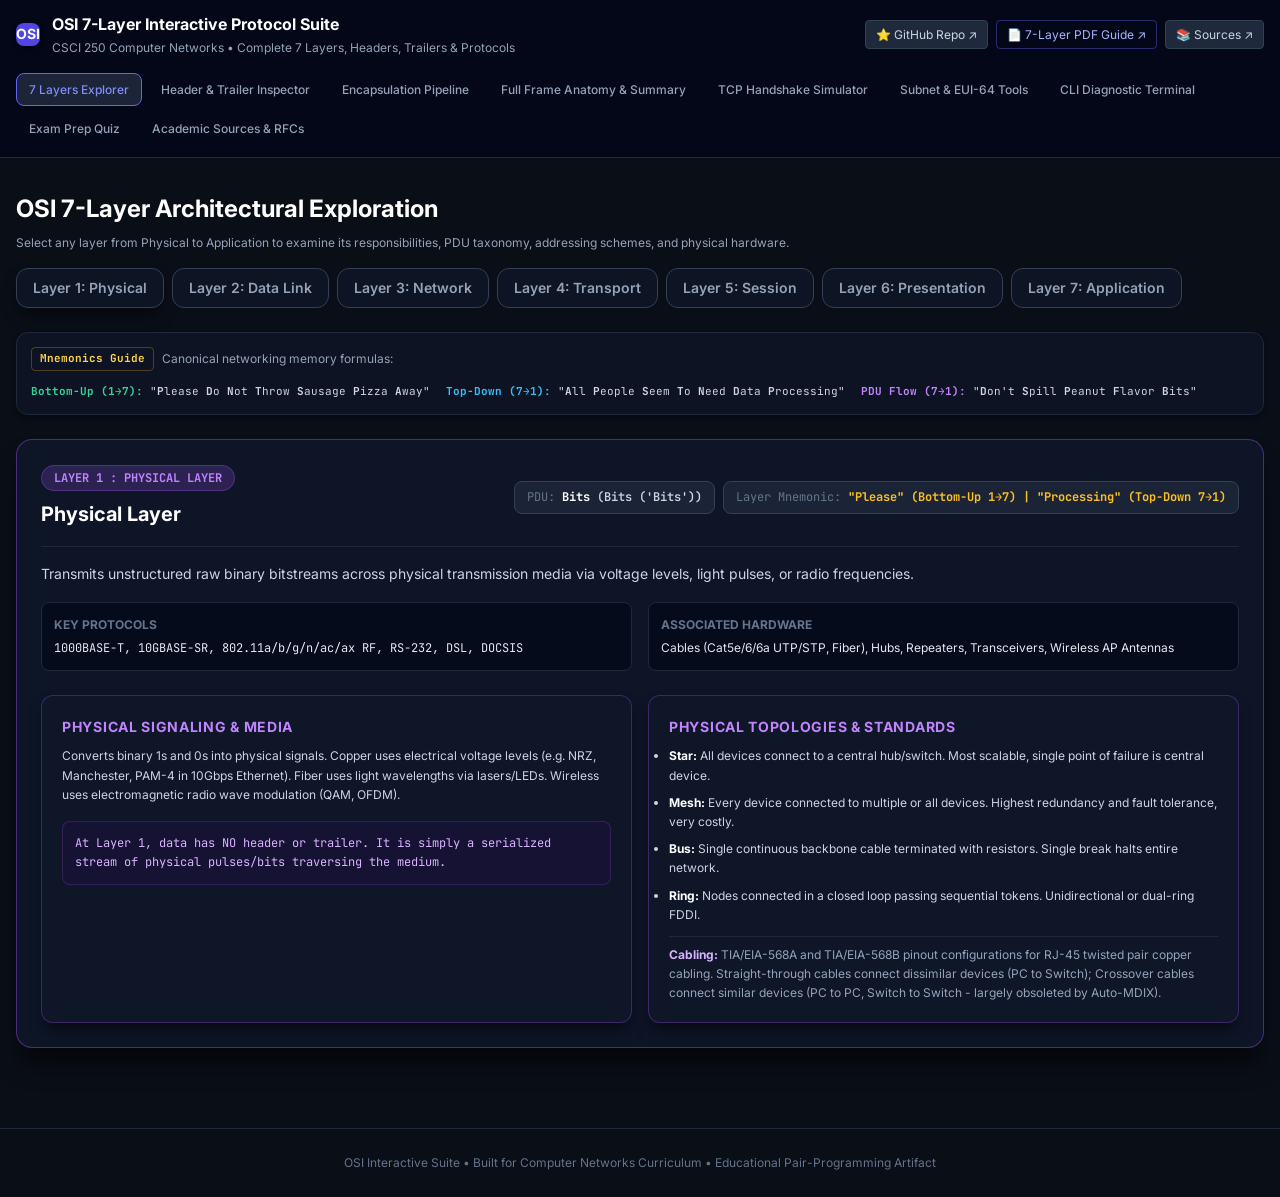
<file: index.html>
<!DOCTYPE html>
<html lang="en">
<head>
  <meta charset="UTF-8">
  <meta name="viewport" content="width=device-width, initial-scale=1.0">
  <title>OSI 7-Layer Architecture & Interactive Protocol Suite</title>
  <link rel="stylesheet" href="styles.css">
</head>
<body>
  <!-- Top App Navigation -->
  <header class="border-b border-slate-800 bg-slate-950/80 sticky top-0 z-50 backdrop-blur">
    <div class="max-w-7xl mx-auto px-4 py-3 flex flex-wrap items-center justify-between gap-4">
      <div class="flex items-center gap-3">
        <div class="w-8 h-8 rounded-lg bg-indigo-600 flex items-center justify-center font-bold text-white shadow-md text-sm">
          OSI
        </div>
        <div>
          <h1 class="text-base font-bold text-white tracking-tight">OSI 7-Layer Interactive Protocol Suite</h1>
          <p class="text-xs text-slate-400">CSCI 250 Computer Networks • Complete 7 Layers, Headers, Trailers & Protocols</p>
        </div>
      </div>

      <div class="flex items-center gap-2">
        <a href="https://github.com/Acidburn0x90/osi-interactive-suite" target="_blank" rel="noopener noreferrer" class="px-2.5 py-1 rounded bg-slate-800 hover:bg-slate-700 text-slate-300 hover:text-white border border-slate-700 text-xs transition" style="text-decoration:none;">⭐ GitHub Repo ↗</a>
        <a href="OSI_Complete_7_Layer_Guide.pdf" target="_blank" rel="noopener noreferrer" class="px-2.5 py-1 rounded bg-indigo-950/80 hover:bg-indigo-900 text-indigo-300 hover:text-white border border-indigo-500/40 text-xs transition" style="text-decoration:none;">📄 7-Layer PDF Guide ↗</a>
        <a href="sources.html" target="_blank" rel="noopener noreferrer" class="px-2.5 py-1 rounded bg-slate-800 hover:bg-slate-700 text-slate-300 hover:text-white border border-slate-700 text-xs transition" style="text-decoration:none;">📚 Sources ↗</a>
      </div>

      <!-- Navigation Tabs -->
      <nav class="flex flex-wrap items-center gap-1.5 text-xs font-semibold">
        <button class="nav-tab-btn active px-3 py-1.5 rounded-lg border border-indigo-500 bg-slate-800/80 text-indigo-400 transition" data-target="view-layers">
          7 Layers Explorer
        </button>
        <button class="nav-tab-btn px-3 py-1.5 rounded-lg border border-transparent text-slate-400 hover:text-slate-200 transition" data-target="view-headers">
          Header & Trailer Inspector
        </button>
        <button class="nav-tab-btn px-3 py-1.5 rounded-lg border border-transparent text-slate-400 hover:text-slate-200 transition" data-target="view-encapsulation">
          Encapsulation Pipeline
        </button>
        <button class="nav-tab-btn px-3 py-1.5 rounded-lg border border-transparent text-slate-400 hover:text-slate-200 transition" data-target="view-frame">
          Full Frame Anatomy & Summary
        </button>
        <button class="nav-tab-btn px-3 py-1.5 rounded-lg border border-transparent text-slate-400 hover:text-slate-200 transition" data-target="view-handshake">
          TCP Handshake Simulator
        </button>
        <button class="nav-tab-btn px-3 py-1.5 rounded-lg border border-transparent text-slate-400 hover:text-slate-200 transition" data-target="view-tools">
          Subnet & EUI-64 Tools
        </button>
        <button class="nav-tab-btn px-3 py-1.5 rounded-lg border border-transparent text-slate-400 hover:text-slate-200 transition" data-target="view-terminal">
          CLI Diagnostic Terminal
        </button>
        <button class="nav-tab-btn px-3 py-1.5 rounded-lg border border-transparent text-slate-400 hover:text-slate-200 transition" data-target="view-quiz">
          Exam Prep Quiz
        </button>
        <button class="nav-tab-btn px-3 py-1.5 rounded-lg border border-transparent text-slate-400 hover:text-slate-200 transition" data-target="view-sources">
          Academic Sources & RFCs
        </button>
      </nav>
    </div>
  </header>

  <!-- Main Container -->
  <main class="max-w-7xl mx-auto px-4 py-8">

    <!-- VIEW 1: 7 Layers Explorer -->
    <section id="view-layers" class="view-section">
      <div class="mb-6 flex flex-wrap items-center justify-between gap-4">
        <div>
          <h2 class="text-2xl font-bold text-white">OSI 7-Layer Architectural Exploration</h2>
          <p class="text-xs text-slate-400 mt-1">Select any layer from Physical to Application to examine its responsibilities, PDU taxonomy, addressing schemes, and physical hardware.</p>
        </div>
        <div class="flex flex-wrap gap-2" id="layer-selector-pills">
          <button class="layer-pill" data-layer="1">Layer 1: Physical</button>
          <button class="layer-pill" data-layer="2">Layer 2: Data Link</button>
          <button class="layer-pill" data-layer="3">Layer 3: Network</button>
          <button class="layer-pill" data-layer="4">Layer 4: Transport</button>
          <button class="layer-pill" data-layer="5">Layer 5: Session</button>
          <button class="layer-pill" data-layer="6">Layer 6: Presentation</button>
          <button class="layer-pill" data-layer="7">Layer 7: Application</button>
        </div>
      </div>

      <!-- Mnemonic Quick Reference Banner -->
      <div class="bg-slate-900/60 border border-slate-800 rounded-xl p-3.5 mb-6 text-xs text-slate-300 flex flex-wrap items-center justify-between gap-3 shadow-md">
        <div class="flex items-center gap-2">
          <span class="px-2 py-0.5 rounded bg-amber-500/20 text-amber-300 border border-amber-500/30 font-mono font-bold text-[11px]">Mnemonics Guide</span>
          <span class="text-slate-400">Canonical networking memory formulas:</span>
        </div>
        <div class="flex flex-wrap items-center gap-4 font-mono text-[11px]">
          <div><strong class="text-emerald-400">Bottom-Up (1→7):</strong> <span class="text-slate-300">"<strong>P</strong>lease <strong>D</strong>o <strong>N</strong>ot <strong>T</strong>hrow <strong>S</strong>ausage <strong>P</strong>izza <strong>A</strong>way"</span></div>
          <div><strong class="text-sky-400">Top-Down (7→1):</strong> <span class="text-slate-300">"<strong>A</strong>ll <strong>P</strong>eople <strong>S</strong>eem <strong>T</strong>o <strong>N</strong>eed <strong>D</strong>ata <strong>P</strong>rocessing"</span></div>
          <div><strong class="text-purple-400">PDU Flow (7→1):</strong> <span class="text-slate-300">"<strong>D</strong>on't <strong>S</strong>pill <strong>P</strong>eanut <strong>F</strong>lavor <strong>B</strong>its"</span></div>
        </div>
      </div>

      <div id="layer-detail-container">
        <!-- Rendered dynamically by app.js -->
      </div>
    </section>

    <!-- VIEW 2: Header & Trailer Bit-Field Inspector -->
    <section id="view-headers" class="view-section hidden">
      <div class="mb-6 flex flex-wrap items-center justify-between gap-4">
        <div>
          <h2 class="text-2xl font-bold text-white">Bit-by-Bit Header & Trailer Inspector</h2>
          <p class="text-xs text-slate-400 mt-1">Click on any field to view exact bit offsets, typical values, binary breakdowns, and functional mechanics across Layers 2–7.</p>
        </div>
        <div class="flex flex-wrap gap-2">
          <button class="proto-btn" data-proto="ethernet">Ethernet II Frame (L2)</button>
          <button class="proto-btn" data-proto="arp">ARP Message (L2/L3)</button>
          <button class="proto-btn" data-proto="ipv4">IPv4 Header (L3)</button>
          <button class="proto-btn" data-proto="ipv6">IPv6 Header (L3)</button>
          <button class="proto-btn" data-proto="icmp">ICMP Packet (L3)</button>
          <button class="proto-btn" data-proto="tcp">TCP Segment (L4)</button>
          <button class="proto-btn" data-proto="udp">UDP Datagram (L4)</button>
          <button class="proto-btn" data-proto="tls">TLS 1.3 Record (L6)</button>
          <button class="proto-btn" data-proto="http2">HTTP/2 Frame (L7)</button>
          <button class="proto-btn" data-proto="dns">DNS Message (L7)</button>
          <button class="proto-btn" data-proto="dhcp">DHCP / BOOTP (L7)</button>
        </div>
      </div>

      <div class="mb-4">
        <h3 id="header-spec-title" class="text-lg font-bold text-white"></h3>
        <p id="header-spec-desc" class="text-xs text-slate-400 mt-0.5"></p>
      </div>

      <div id="trailer-special-notice" class="mb-5 hidden"></div>

      <div class="grid grid-cols-1 md:grid-cols-3 gap-6">
        <div class="md:col-span-2">
          <div class="text-xs font-mono uppercase text-slate-400 font-bold mb-2">Protocol Fields (Click to Inspect)</div>
          <div id="header-grid-container" class="grid grid-cols-2 md:grid-cols-3 gap-2.5">
            <!-- Dynamically populated -->
          </div>
        </div>

        <div>
          <div class="text-xs font-mono uppercase text-slate-400 font-bold mb-2">Field Inspector Details</div>
          <div id="field-detail-panel">
            <!-- Dynamically populated -->
          </div>
        </div>
      </div>
    </section>

    <!-- VIEW 3: Encapsulation & Decapsulation Pipeline -->
    <section id="view-encapsulation" class="view-section hidden">
      <div class="mb-6">
        <h2 class="text-2xl font-bold text-white">Interactive Encapsulation & Decapsulation Lab</h2>
        <p class="text-xs text-slate-400 mt-1">Watch application data get wrapped layer-by-layer with Transport, Network, and Data Link headers plus the FCS Trailer, then serialized to raw bits.</p>
      </div>

      <!-- Controls Panel -->
      <div class="bg-slate-900 border border-slate-800 rounded-2xl p-5 mb-6 shadow-xl">
        <div class="grid grid-cols-1 md:grid-cols-3 gap-4 text-xs font-mono">
          <div>
            <label class="block text-slate-400 mb-1 font-sans font-semibold">Application Payload (L7 SDU)</label>
            <input type="text" id="sim-payload-input" value="GET /index.html HTTP/1.1" class="w-full bg-slate-950 border border-slate-700 rounded-lg px-3 py-2 text-white outline-none focus:border-indigo-500">
          </div>
          <div>
            <label class="block text-slate-400 mb-1 font-sans font-semibold">Layer 4 Protocol</label>
            <select id="sim-l4-select" class="w-full bg-slate-950 border border-slate-700 rounded-lg px-3 py-2 text-white outline-none focus:border-indigo-500">
              <option value="TCP">TCP (Connection-Oriented Segment)</option>
              <option value="UDP">UDP (Connectionless Datagram)</option>
            </select>
          </div>
          <div>
            <label class="block text-slate-400 mb-1 font-sans font-semibold">Layer 3 Protocol</label>
            <select id="sim-l3-select" class="w-full bg-slate-950 border border-slate-700 rounded-lg px-3 py-2 text-white outline-none focus:border-indigo-500">
              <option value="IPv4">IPv4 (32-bit Address)</option>
              <option value="IPv6">IPv6 (128-bit Address)</option>
            </select>
          </div>
        </div>

        <div class="flex flex-wrap items-center justify-between gap-3 mt-5 pt-4 border-t border-slate-800">
          <div class="flex items-center gap-2">
            <button id="sim-prev-btn" class="px-3.5 py-1.5 rounded-lg bg-slate-800 hover:bg-slate-700 text-xs font-semibold text-white transition">◀ Prev</button>
            <button id="sim-next-btn" class="px-3.5 py-1.5 rounded-lg bg-indigo-600 hover:bg-indigo-500 text-xs font-semibold text-white transition">Next Step ▶</button>
            <button id="sim-play-btn" class="px-3.5 py-1.5 rounded-lg bg-slate-800 hover:bg-slate-700 text-xs font-semibold text-amber-400 transition">▶ Auto Play</button>
            <button id="sim-reset-btn" class="px-3.5 py-1.5 rounded-lg bg-slate-800 hover:bg-slate-700 text-xs font-semibold text-slate-400 transition">↺ Reset</button>
          </div>

          <div class="flex items-center gap-2">
            <span id="sim-step-badge" class="text-xs font-mono text-slate-400"></span>
            <span id="sim-pdu-badge"></span>
          </div>
        </div>
      </div>

      <!-- Stage Container -->
      <div id="sim-stage-container" class="mb-5">
        <!-- Live Visual Stage -->
      </div>

      <!-- Explanation Box -->
      <div class="bg-slate-900/60 border border-slate-800 rounded-xl p-4 text-xs text-slate-300">
        <div class="flex items-center justify-between mb-1">
          <strong class="text-white block">Encapsulation Analysis:</strong>
          <a href="#view-frame" class="text-indigo-400 hover:underline flex items-center gap-1 font-mono text-[11px]">
            <span>View Assembled Wire Buffer</span> ➔
          </a>
        </div>
        <div id="sim-explanation-text"></div>
      </div>
    </section>

    <!-- VIEW 4: Full Frame Anatomy & Architectural Summary -->
    <section id="view-frame" class="view-section hidden">
      <div class="mb-6 flex flex-wrap items-center justify-between gap-4">
        <div>
          <h2 class="text-2xl font-bold text-white tracking-tight">Full Frame Anatomy & Architectural Synthesis</h2>
          <p class="text-xs text-slate-400 mt-1 max-w-3xl leading-relaxed">
            The Complete On-Wire Buffer: Inspect an entire physical Ethernet II frame containing all 7 OSI layers nested end-to-end. Click any segment to dissect its bitfields, hardware responsibilities, raw wire octets, and jump directly to specialized labs across the suite.
          </p>
        </div>
        <div class="flex items-center gap-2">
          <span class="px-3 py-1 rounded-full text-xs font-mono font-semibold bg-emerald-500/20 text-emerald-300 border border-emerald-500/30">
            Interactive Wire Dissector
          </span>
        </div>
      </div>

      <!-- Real-World Scenario Presets Selector -->
      <div class="bg-slate-900 border border-slate-800 rounded-2xl p-4 mb-6 shadow-xl">
        <div class="flex items-center justify-between gap-3 mb-3">
          <span class="text-xs font-bold text-slate-300 uppercase tracking-wider flex items-center gap-2">
            <span class="w-2 h-2 rounded-full bg-indigo-400"></span>
            Real-World Frame Scenarios (Preset Protocols)
          </span>
          <span class="text-[11px] font-mono text-slate-500">Select scenario to reconfigure wire frame</span>
        </div>
        <div class="flex flex-wrap gap-2" id="frame-scenario-selector">
          <button class="frame-scenario-btn active px-3.5 py-2 rounded-xl text-xs font-semibold border border-indigo-500 bg-indigo-950/60 text-white transition shadow-sm" data-scenario="https">
            🌐 HTTPS Web Request (TLS 1.3 / TCP / IPv4)
          </button>
          <button class="frame-scenario-btn px-3.5 py-2 rounded-xl text-xs font-semibold border border-slate-800 bg-slate-900/60 text-slate-400 hover:text-white transition" data-scenario="dns">
            🔍 DNS Query (UDP / IPv4)
          </button>
          <button class="frame-scenario-btn px-3.5 py-2 rounded-xl text-xs font-semibold border border-slate-800 bg-slate-900/60 text-slate-400 hover:text-white transition" data-scenario="http3">
            ⚡ HTTP/3 over QUIC (UDP / IPv6)
          </button>
          <button class="frame-scenario-btn px-3.5 py-2 rounded-xl text-xs font-semibold border border-slate-800 bg-slate-900/60 text-slate-400 hover:text-white transition" data-scenario="icmp">
            📡 ICMP Ping Echo (IPv4)
          </button>
          <button class="frame-scenario-btn px-3.5 py-2 rounded-xl text-xs font-semibold border border-slate-800 bg-slate-900/60 text-slate-400 hover:text-white transition" data-scenario="arp">
            🏷️ ARP Request + Padding (Layer 2)
          </button>
        </div>
      </div>

      <!-- Live Frame Metric Scoreboard -->
      <div class="grid grid-cols-2 sm:grid-cols-3 lg:grid-cols-5 gap-3 mb-6">
        <div class="p-3.5 rounded-xl bg-slate-900 border border-slate-800 shadow-md">
          <span class="text-[10px] uppercase font-bold text-slate-500 tracking-wider block mb-0.5">Total Wire Size</span>
          <span id="frame-metric-wire" class="text-base font-bold font-mono text-white">--</span>
          <span class="text-[10px] text-slate-500 block mt-0.5">Includes L1 Preamble & IPG</span>
        </div>
        <div class="p-3.5 rounded-xl bg-slate-900 border border-slate-800 shadow-md">
          <span class="text-[10px] uppercase font-bold text-slate-500 tracking-wider block mb-0.5">Ethernet Frame</span>
          <span id="frame-metric-frame" class="text-base font-bold font-mono text-emerald-400">--</span>
          <span class="text-[10px] text-slate-500 block mt-0.5">L2 Header + Payload + FCS</span>
        </div>
        <div class="p-3.5 rounded-xl bg-slate-900 border border-slate-800 shadow-md">
          <span class="text-[10px] uppercase font-bold text-slate-500 tracking-wider block mb-0.5">Payload Ratio</span>
          <span id="frame-metric-efficiency" class="text-base font-bold font-mono text-indigo-400">--</span>
          <span class="text-[10px] text-slate-500 block mt-0.5">L7 User Data / Frame</span>
        </div>
        <div class="p-3.5 rounded-xl bg-slate-900 border border-slate-800 shadow-md">
          <span class="text-[10px] uppercase font-bold text-slate-500 tracking-wider block mb-0.5">MTU Utilization</span>
          <span id="frame-metric-mtu" class="text-base font-bold font-mono text-amber-400">--</span>
          <span class="text-[10px] text-slate-500 block mt-0.5">Max 1500B Ethernet MTU</span>
        </div>
        <div class="p-3.5 rounded-xl bg-slate-900 border border-slate-800 shadow-md">
          <span class="text-[10px] uppercase font-bold text-slate-500 tracking-wider block mb-0.5">802.3 Constraint</span>
          <span id="frame-metric-rule" class="text-xs font-mono text-slate-300 block mt-1">--</span>
          <span class="text-[10px] text-slate-500 block mt-0.5">≥64-Byte Slot Time Rule</span>
        </div>
      </div>

      <!-- Main Visual: The Unified Wire Frame Buffer Strip -->
      <div class="bg-slate-900 border border-slate-800 rounded-2xl p-6 mb-6 shadow-2xl">
        <div class="flex flex-wrap items-center justify-between gap-2 mb-3">
          <div>
            <h3 id="frame-scenario-title" class="text-base font-bold text-white tracking-tight">--</h3>
            <p id="frame-scenario-desc" class="text-xs text-slate-400 mt-0.5 leading-relaxed">--</p>
          </div>
          <span class="text-[11px] font-mono text-indigo-400 bg-indigo-950/40 px-2.5 py-1 rounded-lg border border-indigo-500/20">
            Click any block to dissect ➔
          </span>
        </div>

        <!-- Wire Frame Strip Container -->
        <div class="mt-4 pt-3 border-t border-slate-800">
          <div class="text-[11px] font-mono text-slate-500 uppercase tracking-wider mb-2 flex items-center justify-between">
            <span>Transmission Direction: Left (First on wire) ➔ Right (Last on wire)</span>
            <span>All 7 Layers Assembled</span>
          </div>

          <!-- Live Dynamic Multi-Segment Wire Strip -->
          <div id="frame-wire-strip" class="frame-wire-container">
            <!-- Dynamically populated by FullFrameVisualizer -->
          </div>
        </div>
      </div>

      <!-- Active Segment Detail Card & Cross-Suite Jump Hub -->
      <div id="frame-segment-detail" class="mb-8">
        <!-- Dynamically populated by FullFrameVisualizer -->
      </div>

      <!-- Site-Wide High-Level Summary: Ingress, Egress & Device Inspection Matrix -->
      <div class="bg-slate-900 border border-slate-800 rounded-2xl p-6 shadow-xl">
        <div class="mb-4">
          <h3 class="text-base font-bold text-white flex items-center gap-2">
            <span class="w-2.5 h-2.5 rounded-full bg-emerald-400"></span>
            Architectural Synthesis: Network Devices & Stack Traversal
          </h3>
          <p class="text-xs text-slate-400 mt-1">
            How hardware devices across the Internet inspect, modify, or strip specific segments of this physical wire frame:
          </p>
        </div>

        <div class="overflow-x-auto text-xs">
          <table class="w-full text-left text-slate-300 border-collapse">
            <thead>
              <tr class="border-b border-slate-800 text-slate-400 font-mono text-[11px] uppercase">
                <th class="py-2.5 px-3">Network Entity</th>
                <th class="py-2.5 px-3">Primary Layer</th>
                <th class="py-2.5 px-3">Segments Inspected / Altered</th>
                <th class="py-2.5 px-3">Action Taken on Frame</th>
                <th class="py-2.5 px-3">Suite Tool</th>
              </tr>
            </thead>
            <tbody class="divide-y divide-slate-800/60 font-sans">
              <tr class="hover:bg-slate-800/30 transition">
                <td class="py-2 px-3 font-bold text-purple-300">Physical Transceiver (PHY / Hub)</td>
                <td class="py-2 px-3 font-mono text-purple-400">Layer 1 (Physical)</td>
                <td class="py-2 px-3 font-mono text-slate-400">Preamble, SFD, IPG</td>
                <td class="py-2 px-3 text-slate-300">Locks clock frequency via preamble; regenerates voltages or optical pulses. Blind to frame boundaries.</td>
                <td class="py-2 px-3"><a href="#view-layers" class="text-indigo-400 hover:underline">Layer 1 Explorer</a></td>
              </tr>
              <tr class="hover:bg-slate-800/30 transition">
                <td class="py-2 px-3 font-bold text-emerald-300">Layer 2 Switch (Bridge)</td>
                <td class="py-2 px-3 font-mono text-emerald-400">Layer 2 (Data Link)</td>
                <td class="py-2 px-3 font-mono text-slate-400">Ethernet Header (MACs)</td>
                <td class="py-2 px-3 text-slate-300">Reads Destination MAC, looks up CAM forwarding table, outputs to designated port. Never modifies L3-L7 data.</td>
                <td class="py-2 px-3"><a href="#view-headers" class="text-indigo-400 hover:underline">Ethernet II Inspector</a></td>
              </tr>
              <tr class="hover:bg-slate-800/30 transition">
                <td class="py-2 px-3 font-bold text-sky-300">Layer 3 Router (Gateway)</td>
                <td class="py-2 px-3 font-mono text-sky-400">Layer 3 (Network)</td>
                <td class="py-2 px-3 font-mono text-slate-400">Strips L2; alters IPv4/IPv6 TTL</td>
                <td class="py-2 px-3 text-slate-300">Strips incoming L2 header/FCS. Decrements TTL/Hop Limit, consults routing table (CIDR), prepends brand-new L2 header & FCS for next hop.</td>
                <td class="py-2 px-3"><a href="#view-tools" class="text-indigo-400 hover:underline">Subnet & EUI-64 Tools</a></td>
              </tr>
              <tr class="hover:bg-slate-800/30 transition">
                <td class="py-2 px-3 font-bold text-amber-300">Firewall / Kernel TCP/IP</td>
                <td class="py-2 px-3 font-mono text-amber-400">Layer 4 (Transport)</td>
                <td class="py-2 px-3 font-mono text-slate-400">TCP / UDP Ports, Flags, Seq</td>
                <td class="py-2 px-3 text-slate-300">Demultiplexes payload to destination socket (IP:Port); enforces connection state machine, sliding windows, and retransmission.</td>
                <td class="py-2 px-3"><a href="#view-handshake" class="text-indigo-400 hover:underline">TCP Handshake Sim</a></td>
              </tr>
              <tr class="hover:bg-slate-800/30 transition">
                <td class="py-2 px-3 font-bold text-teal-300">TLS Encryption Engine</td>
                <td class="py-2 px-3 font-mono text-teal-400">Layers 5 & 6 (Session & Pres.)</td>
                <td class="py-2 px-3 font-mono text-slate-400">TLS Record, AEAD Ciphertext</td>
                <td class="py-2 px-3 text-slate-300">Authenticates cryptographic certificates, converts Network Byte Order (Big-Endian), and decrypts payload into plaintext.</td>
                <td class="py-2 px-3"><a href="#view-headers" class="text-indigo-400 hover:underline">TLS 1.3 Inspector</a></td>
              </tr>
              <tr class="hover:bg-slate-800/30 transition">
                <td class="py-2 px-3 font-bold text-indigo-300">Application Daemon (Web/DNS)</td>
                <td class="py-2 px-3 font-mono text-indigo-400">Layer 7 (Application)</td>
                <td class="py-2 px-3 font-mono text-slate-400">Application Payload (SDU)</td>
                <td class="py-2 px-3 text-slate-300">Executes business logic (HTTP GET, DNS query, SMTP mail), processes request, and formats outgoing reply.</td>
                <td class="py-2 px-3"><a href="#view-terminal" class="text-indigo-400 hover:underline">CLI Terminal Lab</a></td>
              </tr>
            </tbody>
          </table>
        </div>
      </div>
    </section>

    <!-- VIEW 5: TCP Handshake Simulator -->
    <section id="view-handshake" class="view-section hidden">
      <div class="mb-6">
        <h2 class="text-2xl font-bold text-white">TCP 3-Way Handshake & Teardown State Machine</h2>
        <p class="text-xs text-slate-400 mt-1">Visualize sequence and acknowledgment numbers, control flag transitions (SYN, ACK, FIN), and socket state progression.</p>
      </div>

      <div class="bg-slate-900 border border-slate-800 rounded-2xl p-6 shadow-xl mb-6">
        <div class="grid grid-cols-1 md:grid-cols-3 gap-6 items-center">
          <!-- Client Card -->
          <div class="bg-slate-950 p-5 rounded-xl border border-amber-500/40 text-center">
            <span class="text-xs uppercase font-bold text-amber-400 tracking-wider">Client Host</span>
            <div class="text-sm font-mono text-white mt-1">192.168.1.105 : 52144</div>
            <div class="mt-3 py-1.5 px-3 bg-amber-500/10 border border-amber-500/30 rounded-lg text-xs font-mono text-amber-300">
              State: <strong id="hs-client-state">CLOSED</strong>
            </div>
          </div>

          <!-- Middle Flight Stage -->
          <div class="text-center" id="hs-packet-flight">
            <!-- Flying packet rendered dynamically -->
          </div>

          <!-- Server Card -->
          <div class="bg-slate-950 p-5 rounded-xl border border-sky-500/40 text-center">
            <span class="text-xs uppercase font-bold text-sky-400 tracking-wider">Server Host</span>
            <div class="text-sm font-mono text-white mt-1">93.184.216.34 : 80</div>
            <div class="mt-3 py-1.5 px-3 bg-sky-500/10 border border-sky-500/30 rounded-lg text-xs font-mono text-sky-300">
              State: <strong id="hs-server-state">LISTEN</strong>
            </div>
          </div>
        </div>

        <div class="flex flex-wrap items-center justify-between gap-4 mt-6 pt-4 border-t border-slate-800">
          <div class="flex items-center gap-2">
            <button id="hs-next-btn" class="px-4 py-2 bg-indigo-600 hover:bg-indigo-500 text-white rounded-lg text-xs font-semibold transition">
              Step Connection Forward ▶
            </button>
            <button id="hs-reset-btn" class="px-4 py-2 bg-slate-800 hover:bg-slate-700 text-slate-300 rounded-lg text-xs font-semibold transition">
              Reset Socket
            </button>
          </div>
          <span id="hs-step-badge" class="px-3 py-1 rounded-full text-xs font-mono font-semibold bg-indigo-500/10 border border-indigo-500/30 text-indigo-300"></span>
        </div>
      </div>

      <!-- Dedicated Handshake Step Explanation Box -->
      <div class="bg-slate-900/80 border border-slate-800 rounded-xl p-4 text-xs text-slate-300 shadow-md">
        <div class="flex items-center gap-2 mb-2">
          <span class="w-2 h-2 rounded-full bg-indigo-400"></span>
          <strong class="text-white uppercase tracking-wider font-sans text-xs">Socket State & Protocol Analysis:</strong>
        </div>
        <div id="hs-status-text" class="leading-relaxed font-sans text-xs text-slate-200"></div>
      </div>
    </section>

    <!-- VIEW 6: Subnet & EUI-64 Tools -->
    <section id="view-tools" class="view-section hidden">
      <div class="mb-6">
        <h2 class="text-2xl font-bold text-white">Network Addressing & Subnet Toolkit</h2>
        <p class="text-xs text-slate-400 mt-1">Interactive calculators for classful IPv4, CIDR block boundaries, and IPv6 EUI-64 MAC-to-Link-Local transformations.</p>
      </div>

      <div class="grid grid-cols-1 md:grid-cols-2 gap-6">
        <!-- Tool 1: Subnet Calculator -->
        <div class="bg-slate-900 border border-slate-800 rounded-2xl p-5 shadow-xl">
          <h3 class="text-base font-bold text-sky-400 mb-3">IPv4 Subnet & Class Calculator</h3>
          <div class="grid grid-cols-3 gap-2 mb-4">
            <div class="col-span-2">
              <label class="block text-[11px] text-slate-400 mb-1">IP Address</label>
              <input type="text" id="calc-ip-input" value="192.168.1.100" class="w-full bg-slate-950 border border-slate-700 rounded-lg px-3 py-2 text-xs font-mono text-white outline-none focus:border-sky-500">
            </div>
            <div>
              <label class="block text-[11px] text-slate-400 mb-1">CIDR (/)</label>
              <input type="number" id="calc-cidr-input" value="24" min="0" max="32" class="w-full bg-slate-950 border border-slate-700 rounded-lg px-3 py-2 text-xs font-mono text-white outline-none focus:border-sky-500">
            </div>
          </div>
          <button id="calc-submit-btn" class="w-full py-2 bg-sky-600 hover:bg-sky-500 text-white rounded-lg text-xs font-semibold transition mb-4">
            Calculate Subnet Details
          </button>
          <div id="calc-result-container">
            <!-- Results rendered here -->
          </div>
        </div>

        <!-- Tool 2: EUI-64 Generator -->
        <div class="bg-slate-900 border border-slate-800 rounded-2xl p-5 shadow-xl">
          <h3 class="text-base font-bold text-emerald-400 mb-3">IPv6 EUI-64 Autoconfiguration Engine</h3>
          <div class="mb-4">
            <label class="block text-[11px] text-slate-400 mb-1">48-Bit MAC Address</label>
            <input type="text" id="eui-mac-input" value="00:1A:2B:3C:4D:5E" class="w-full bg-slate-950 border border-slate-700 rounded-lg px-3 py-2 text-xs font-mono text-white outline-none focus:border-emerald-500">
          </div>
          <button id="eui-submit-btn" class="w-full py-2 bg-emerald-600 hover:bg-emerald-500 text-white rounded-lg text-xs font-semibold transition mb-4">
            Generate EUI-64 Link-Local IPv6
          </button>
          <div id="eui-result-container">
            <!-- Results rendered here -->
          </div>
        </div>
      </div>
    </section>

    <!-- VIEW 7: CLI Diagnostic Terminal -->
    <section id="view-terminal" class="view-section hidden">
      <div class="mb-4">
        <h2 class="text-2xl font-bold text-white">CSCI 250 CLI Network Diagnostics Terminal</h2>
        <p class="text-xs text-slate-400 mt-1">Simulates standard Linux and Windows command-line network diagnostic tools directly in your browser.</p>
      </div>

      <div class="terminal-window">
        <div class="terminal-header">
          <div class="terminal-dots">
            <div class="dot dot-red"></div>
            <div class="dot dot-yellow"></div>
            <div class="dot dot-green"></div>
          </div>
          <div class="text-xs font-mono text-slate-400">bash — student@csci250-lab:~</div>
          <div class="text-xs font-mono text-slate-500">Arch Linux / x86_64</div>
        </div>
        <div class="terminal-body" id="terminal-output">
          <!-- Terminal output lines append here -->
        </div>
        <div class="terminal-input-row">
          <span class="text-xs font-mono text-emerald-400 font-bold">student@csci250-lab:~$</span>
          <input type="text" id="terminal-input" placeholder="Type 'help' or commands (ping, ifconfig, ip a, ipconfig, nslookup, dig, arp -a, ss)..." autofocus>
        </div>
      </div>
    </section>

    <!-- VIEW 8: Exam Prep Quiz -->
    <section id="view-quiz" class="view-section hidden">
      <div class="mb-6">
        <h2 class="text-2xl font-bold text-white">CSCI 250 Exam Prep Assessment</h2>
        <p class="text-xs text-slate-400 mt-1">Review questions curated directly from the CSCI 250 Exam Review, PDU Encapsulation Guide, and Chapter 3 homework assignments.</p>
      </div>

      <div id="quiz-container" class="max-w-3xl mx-auto">
        <!-- Rendered dynamically -->
      </div>
    </section>

    <!-- VIEW 9: Academic Sources & Standards Reference -->
    <section id="view-sources" class="view-section hidden">
      <div class="mb-6 flex flex-wrap items-center justify-between gap-4">
        <div>
          <h2 class="text-2xl font-bold text-white">Academic Sources, RFC Specifications & Standards</h2>
          <p class="text-xs text-slate-400 mt-1">Formal curriculum citations, standard textbooks, and authoritative IETF RFC & IEEE specifications underpinning every module of this interactive suite.</p>
        </div>
        <div class="flex items-center gap-2">
          <a href="sources.html" target="_blank" rel="noopener noreferrer" class="px-3 py-1.5 rounded-lg bg-indigo-600 hover:bg-indigo-500 text-xs font-semibold text-white transition" style="text-decoration:none;">📄 Standalone Sources Page ↗</a>
        </div>
      </div>

      <div class="grid grid-cols-1 md:grid-cols-3 gap-6 mb-8">
        <!-- Card 1: Core Coursework & Textbooks -->
        <div class="bg-slate-900 border border-indigo-500/30 rounded-2xl p-5 shadow-xl">
          <div class="flex items-center gap-2 mb-3">
            <span class="w-2.5 h-2.5 rounded-full bg-indigo-400"></span>
            <h3 class="text-base font-bold text-white">Academic Foundations</h3>
          </div>
          <p class="text-xs text-slate-400 mb-4">University network systems curriculum textbooks and official course materials.</p>
          <ul class="text-xs space-y-3 text-slate-300">
            <li class="p-2.5 rounded-lg bg-slate-950/60 border border-slate-800">
              <strong class="text-indigo-300 block mb-0.5">Computer Networking: A Top-Down Approach (8th Ed.)</strong>
              <span class="text-slate-400">James F. Kurose & Keith W. Ross • Pearson (2021)</span>
              <div class="text-[11px] text-slate-500 mt-1">Primary authority for L4 socket abstraction, TCP state machines, sliding window algorithms, DNS hierarchy, and HTTP evolution.</div>
            </li>
            <li class="p-2.5 rounded-lg bg-slate-950/60 border border-slate-800">
              <strong class="text-indigo-300 block mb-0.5">Computer Networks (6th Ed.)</strong>
              <span class="text-slate-400">Andrew S. Tanenbaum, David J. Wetherall, Nick Feamster • Pearson (2021)</span>
              <div class="text-[11px] text-slate-500 mt-1">Canonical reference for the 7-Layer OSI model, PDU taxonomy, framing protocols, and hardware CRC checksum computation.</div>
            </li>
            <li class="p-2.5 rounded-lg bg-slate-950/60 border border-slate-800">
              <strong class="text-indigo-300 block mb-0.5">TCP/IP Illustrated, Vol. 1: The Protocols (2nd Ed.)</strong>
              <span class="text-slate-400">W. Richard Stevens & Kevin R. Fall • Addison-Wesley (2011)</span>
              <div class="text-[11px] text-slate-500 mt-1">Definitive guide for bitfield header offsets, binary protocol flags, and network diagnostic utilities.</div>
            </li>
            <li class="p-2.5 rounded-lg bg-slate-950/60 border border-slate-800">
              <strong class="text-indigo-300 block mb-0.5">CSCI 250: Computer Networks Curriculum</strong>
              <span class="text-slate-400">University Course Syllabus, Chapters 1–4 Lecture Modules & Lab A5</span>
              <div class="text-[11px] text-slate-500 mt-1">Subnetting exercises, IPv6 EUI-64 algorithm derivation, ping/traceroute/netstat diagnostic labs, and exam review banks.</div>
            </li>
          </ul>
        </div>

        <!-- Card 2: Standards Bodies & Layer Specifications -->
        <div class="bg-slate-900 border border-sky-500/30 rounded-2xl p-5 shadow-xl md:col-span-2">
          <div class="flex items-center gap-2 mb-3">
            <span class="w-2.5 h-2.5 rounded-full bg-sky-400"></span>
            <h3 class="text-base font-bold text-white">IETF RFCs & IEEE Engineering Specifications</h3>
          </div>
          <p class="text-xs text-slate-400 mb-4">Official protocol standards defining wire layouts, bitwidths, state machines, and RFC numbers.</p>

          <div class="grid grid-cols-1 md:grid-cols-2 gap-3 text-xs">
            <!-- Application Layer (L7) -->
            <div class="p-3 rounded-lg bg-slate-950/60 border border-slate-800">
              <div class="flex items-center justify-between mb-1.5">
                <span class="font-bold text-indigo-400 uppercase tracking-wider text-[11px]">Layer 7: Application</span>
                <span class="px-2 py-0.5 rounded text-[10px] font-mono bg-indigo-500/20 text-indigo-300 border border-indigo-500/30">RFCs</span>
              </div>
              <ul class="space-y-1 text-slate-300">
                <li><strong class="text-white">RFC 9114:</strong> HTTP/3 (QUIC-based web transport)</li>
                <li><strong class="text-white">RFC 7540:</strong> HTTP/2 (Binary Framing, Multiplexing)</li>
                <li><strong class="text-white">RFC 9110 / 2616:</strong> HTTP/1.1 Semantics & Text Framing</li>
                <li><strong class="text-white">RFC 1034 & 1035:</strong> Domain Name System (DNS)</li>
                <li><strong class="text-white">RFC 2131:</strong> Dynamic Host Configuration Protocol (DHCP)</li>
                <li><strong class="text-white">RFC 5321:</strong> Simple Mail Transfer Protocol (SMTP)</li>
                <li><strong class="text-white">RFC 3501 & 9051:</strong> Internet Message Access Protocol (IMAP)</li>
                <li><strong class="text-white">RFC 4251 & 4253:</strong> Secure Shell Protocol (SSH-2.0)</li>
              </ul>
            </div>

            <!-- Presentation & Session (L6 & L5) -->
            <div class="p-3 rounded-lg bg-slate-950/60 border border-slate-800">
              <div class="flex items-center justify-between mb-1.5">
                <span class="font-bold text-teal-400 uppercase tracking-wider text-[11px]">Layers 5 & 6: Session & Presentation</span>
                <span class="px-2 py-0.5 rounded text-[10px] font-mono bg-teal-500/20 text-teal-300 border border-teal-500/30">Standards</span>
              </div>
              <ul class="space-y-1 text-slate-300">
                <li><strong class="text-white">RFC 8446:</strong> TLS 1.3 Protocol (Record Layer & Handshake)</li>
                <li><strong class="text-white">ITU-T X.680 / X.690:</strong> ASN.1 & BER/DER Rules</li>
                <li><strong class="text-white">RFC 4506:</strong> XDR External Data Representation</li>
                <li><strong class="text-white">RFC 8259:</strong> JSON Data Interchange Format</li>
                <li><strong class="text-white">RFC 1928:</strong> SOCKS Protocol Version 5</li>
                <li><strong class="text-white">RFC 1831:</strong> RPC: Remote Procedure Call Specification</li>
                <li><strong class="text-white">RFC 3261:</strong> SIP: Session Initiation Protocol</li>
                <li><strong class="text-white">RFC 1700:</strong> Assigned Numbers (Network Byte Order)</li>
              </ul>
            </div>

            <!-- Transport Layer (L4) -->
            <div class="p-3 rounded-lg bg-slate-950/60 border border-slate-800">
              <div class="flex items-center justify-between mb-1.5">
                <span class="font-bold text-amber-400 uppercase tracking-wider text-[11px]">Layer 4: Transport</span>
                <span class="px-2 py-0.5 rounded text-[10px] font-mono bg-amber-500/20 text-amber-300 border border-amber-500/30">RFCs</span>
              </div>
              <ul class="space-y-1 text-slate-300">
                <li><strong class="text-white">RFC 9293:</strong> Transmission Control Protocol (TCP)</li>
                <li><strong class="text-white">RFC 768:</strong> User Datagram Protocol (UDP)</li>
                <li><strong class="text-white">RFC 9000:</strong> QUIC Transport Protocol</li>
                <li><strong class="text-white">RFC 6335:</strong> IANA Port Number Registry</li>
              </ul>
            </div>

            <!-- Network & Lower Architecture (L3, L2, L1) -->
            <div class="p-3 rounded-lg bg-slate-950/60 border border-slate-800">
              <div class="flex items-center justify-between mb-1.5">
                <span class="font-bold text-emerald-400 uppercase tracking-wider text-[11px]">Layers 1–3: Lower Architecture</span>
                <span class="px-2 py-0.5 rounded text-[10px] font-mono bg-emerald-500/20 text-emerald-300 border border-emerald-500/30">IEEE & RFC</span>
              </div>
              <ul class="space-y-1 text-slate-300">
                <li><strong class="text-white">RFC 791 & 8200:</strong> IPv4 and IPv6 Base Protocols</li>
                <li><strong class="text-white">RFC 792 & 4443:</strong> ICMP and ICMPv6</li>
                <li><strong class="text-white">RFC 2328 & 4271:</strong> OSPF Version 2 & BGP-4</li>
                <li><strong class="text-white">RFC 1918 & 3927:</strong> Private Addressing & APIPA</li>
                <li><strong class="text-white">RFC 4291:</strong> IPv6 Addressing & EUI-64 Format</li>
                <li><strong class="text-white">IEEE 802.3:</strong> Ethernet Framing & 32-Bit FCS CRC</li>
                <li><strong class="text-white">IEEE 802.1Q:</strong> VLAN Tagging Standards</li>
                <li><strong class="text-white">ANSI/TIA-568-D:</strong> Twisted-Pair Pinouts (T568A / T568B)</li>
              </ul>
            </div>
          </div>
        </div>
      </div>

      <!-- Verification & Pedagogical Goals Card -->
      <div class="p-5 rounded-2xl bg-indigo-950/30 border border-indigo-500/40 text-xs text-slate-300">
        <h4 class="text-sm font-bold text-indigo-300 mb-2">Pedagogical Design & Academic Rigor</h4>
        <p class="leading-relaxed mb-3">
          This interactive suite was engineered to transform abstract theoretical networking concepts into tangible, measurable systems interactions. By providing live bit-level packet dissecting, state machine stepping, mathematical subnet calculations, and authentic simulated command-line tooling, it reinforces both foundational networking theory and hands-on operational troubleshooting.
        </p>
        <div class="flex flex-wrap items-center gap-4 text-xs font-mono">
          <a href="OSI_Complete_7_Layer_Guide.pdf" target="_blank" rel="noopener noreferrer" class="px-3 py-1.5 rounded-lg bg-indigo-600 hover:bg-indigo-500 text-white font-semibold transition" style="text-decoration:none;">📄 Download 11-Chapter Reference Guide (PDF)</a>
          <span class="text-slate-400">Course: CSCI 250 Computer Networks</span>
        </div>
      </div>
    </section>

  </main>

  <footer class="border-t border-slate-800 py-6 text-center text-xs text-slate-500 mt-12">
    OSI Interactive Suite • Built for Computer Networks Curriculum • Educational Pair-Programming Artifact
  </footer>

  <!-- Scripts -->
  <script src="headers-data.js"></script>
  <script src="quiz-data.js"></script>
  <script src="simulator.js"></script>
  <script src="frame-visualizer.js"></script>
  <script src="tools.js"></script>
  <script src="app.js"></script>
</body>
</html>
</file>
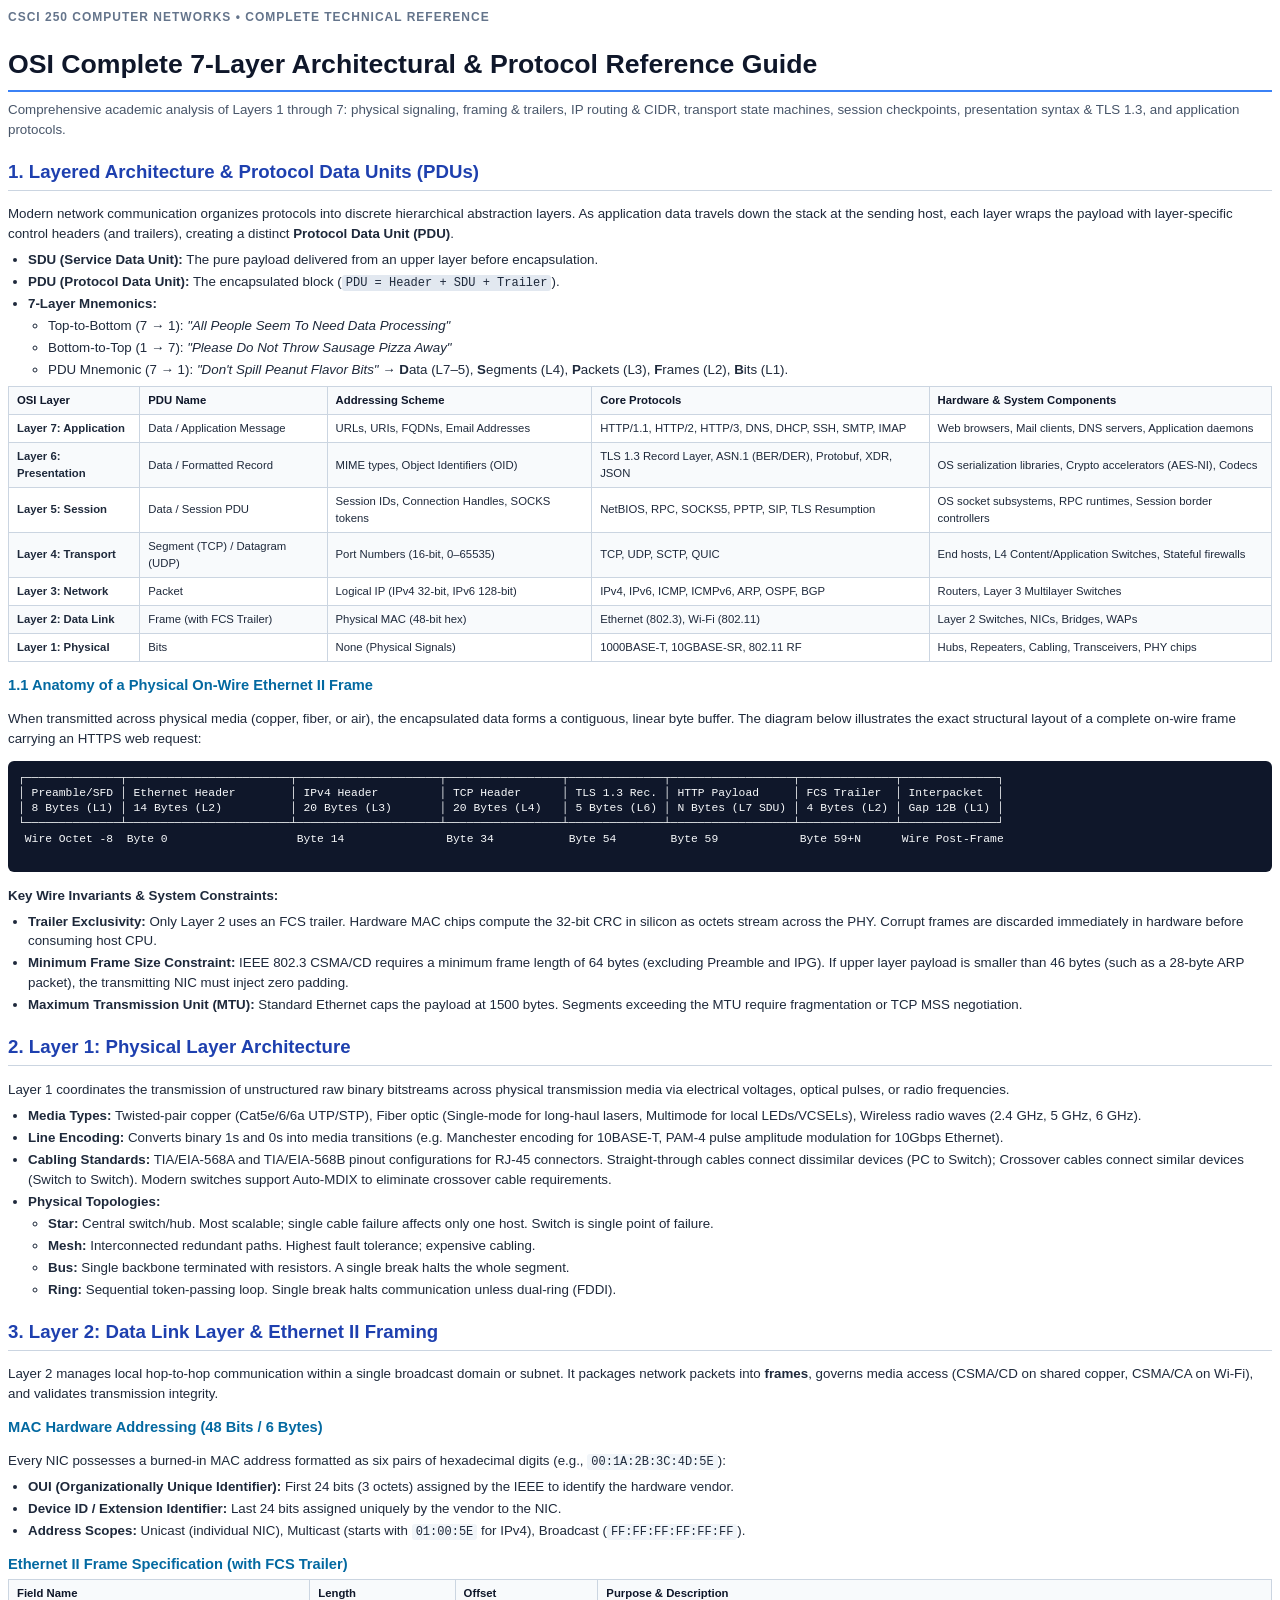
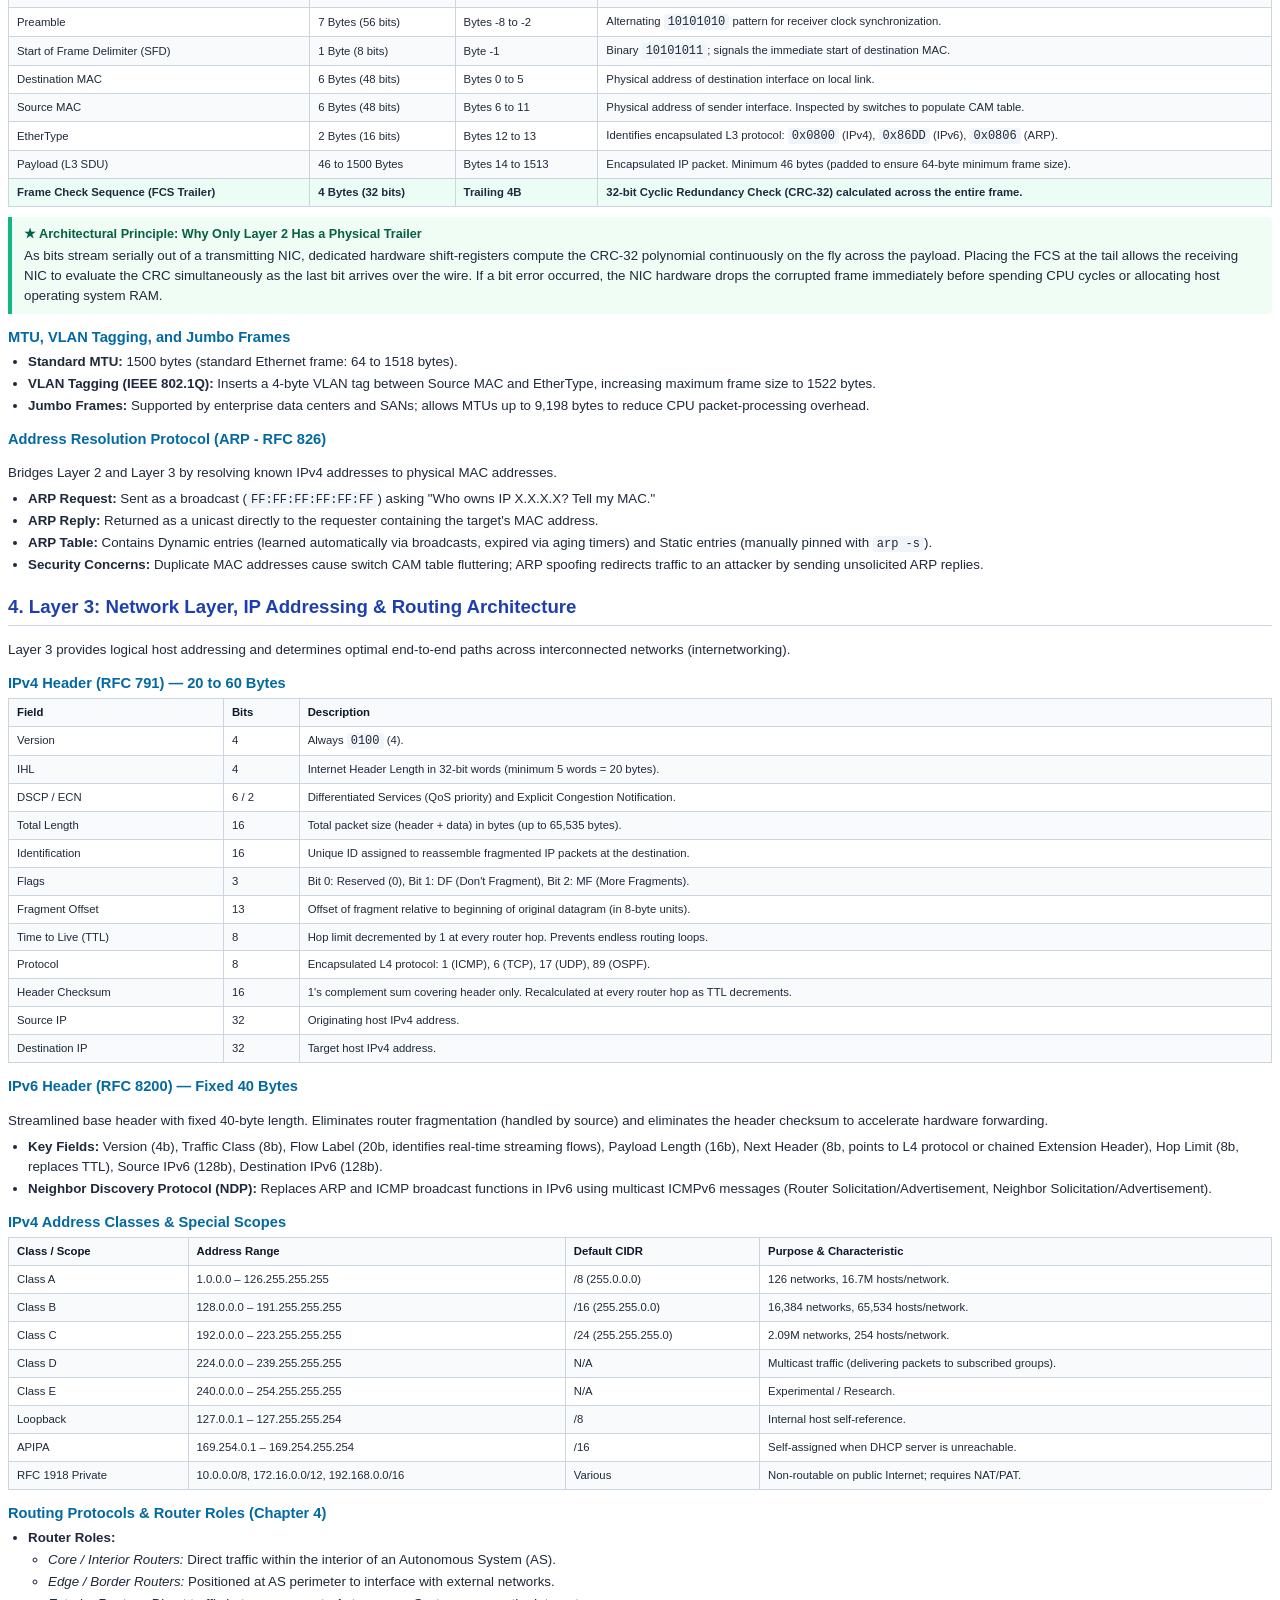
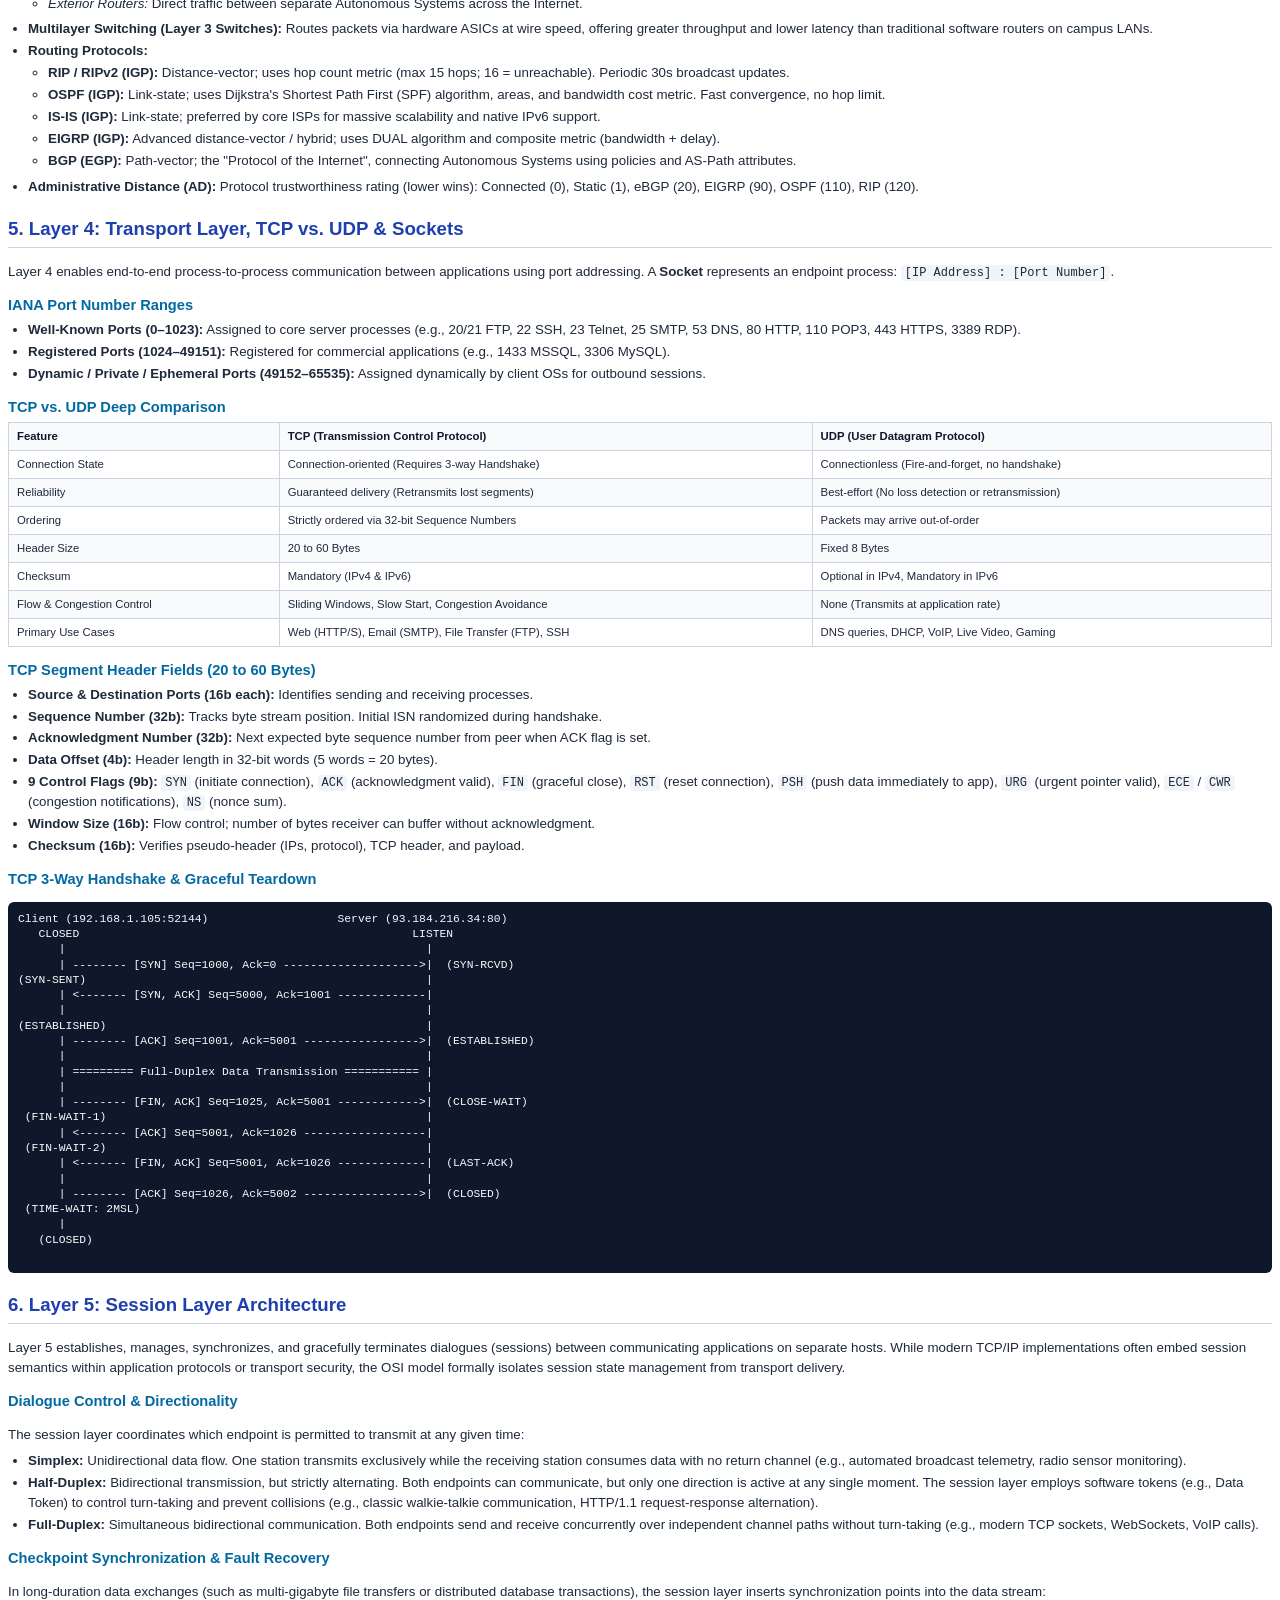
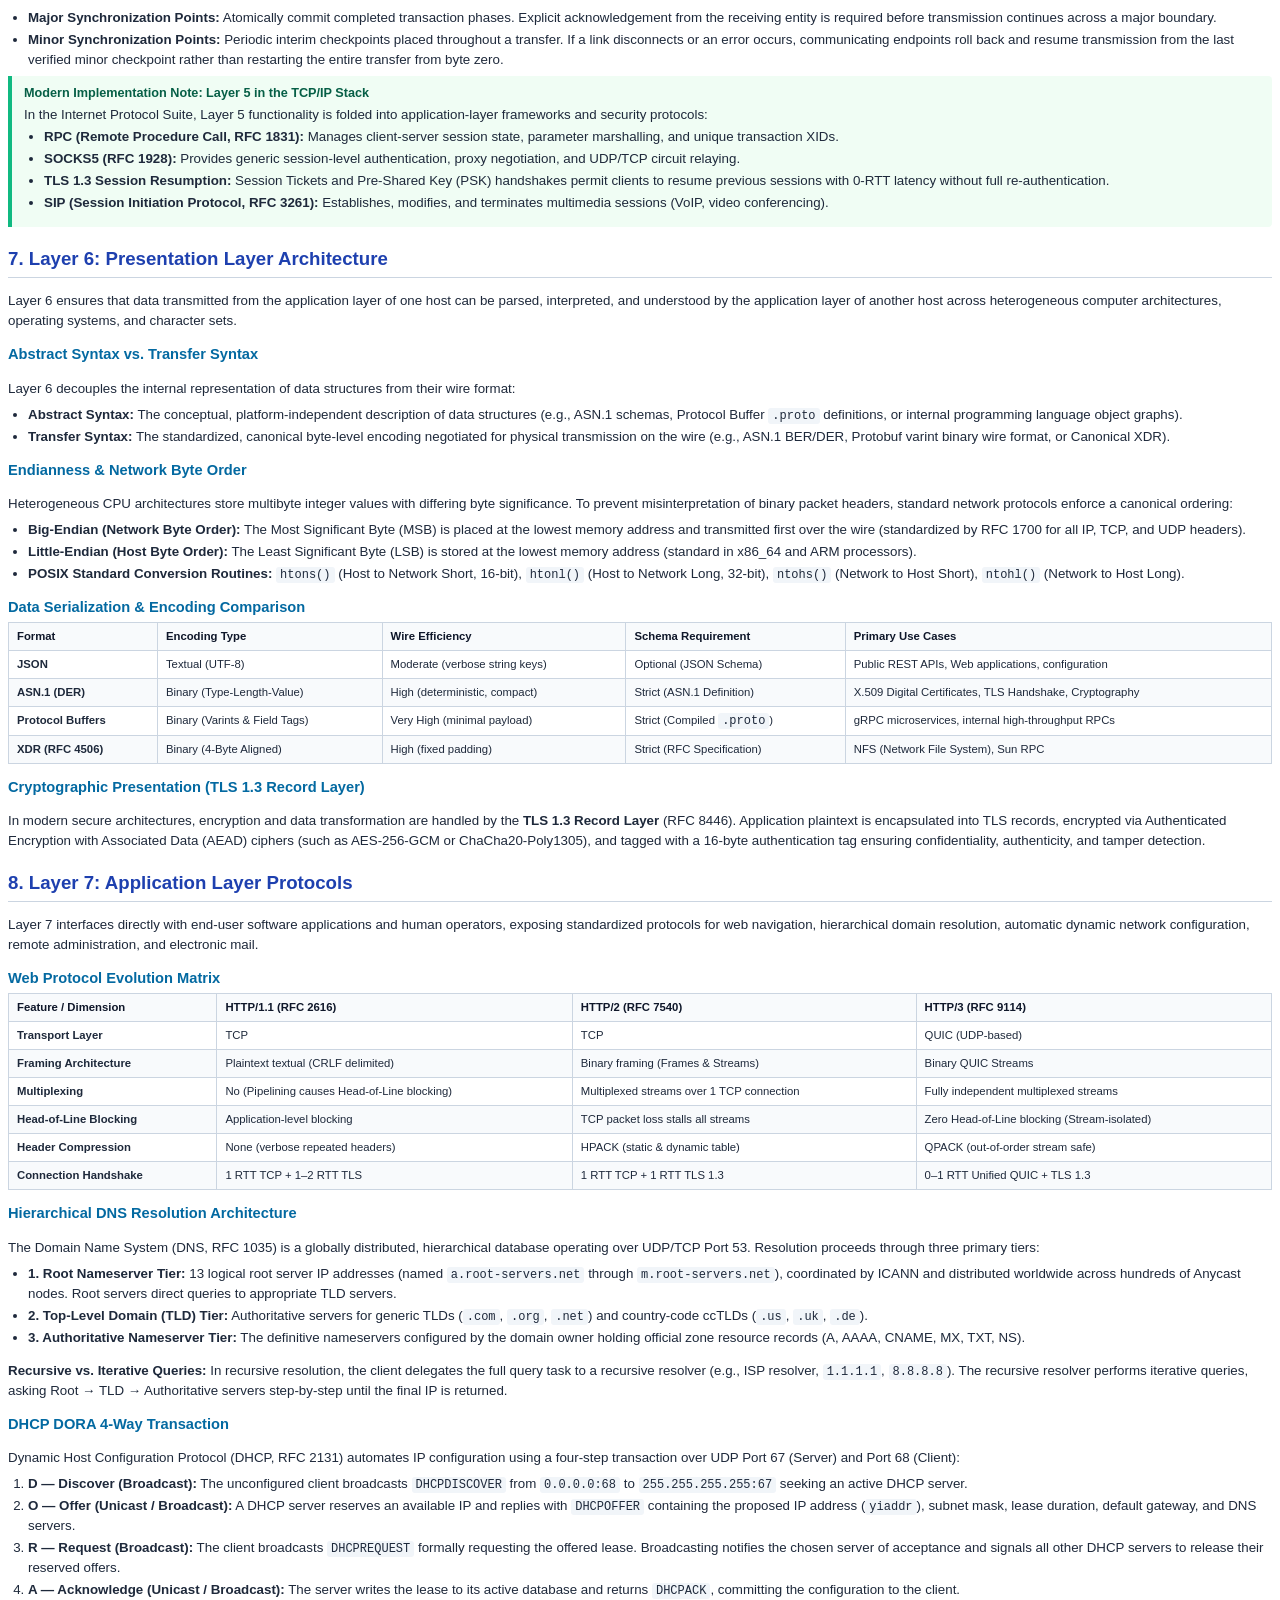
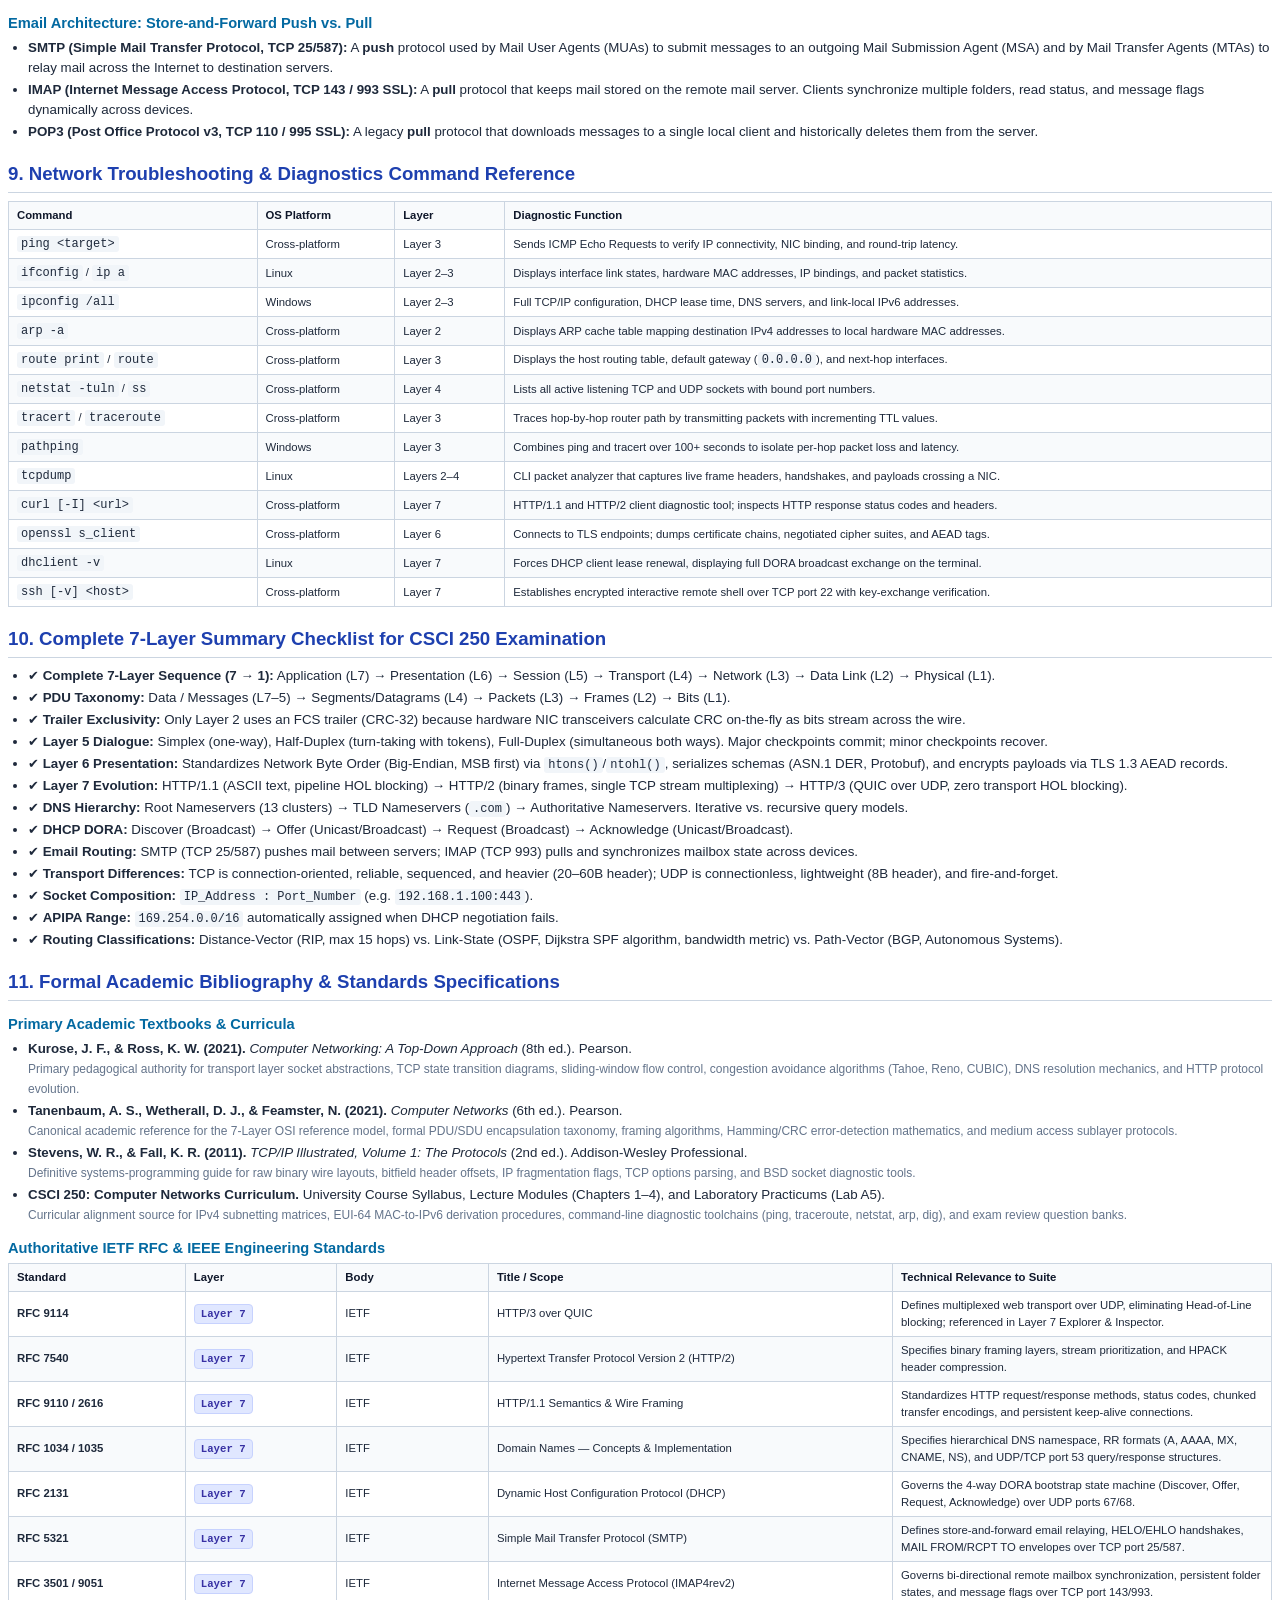
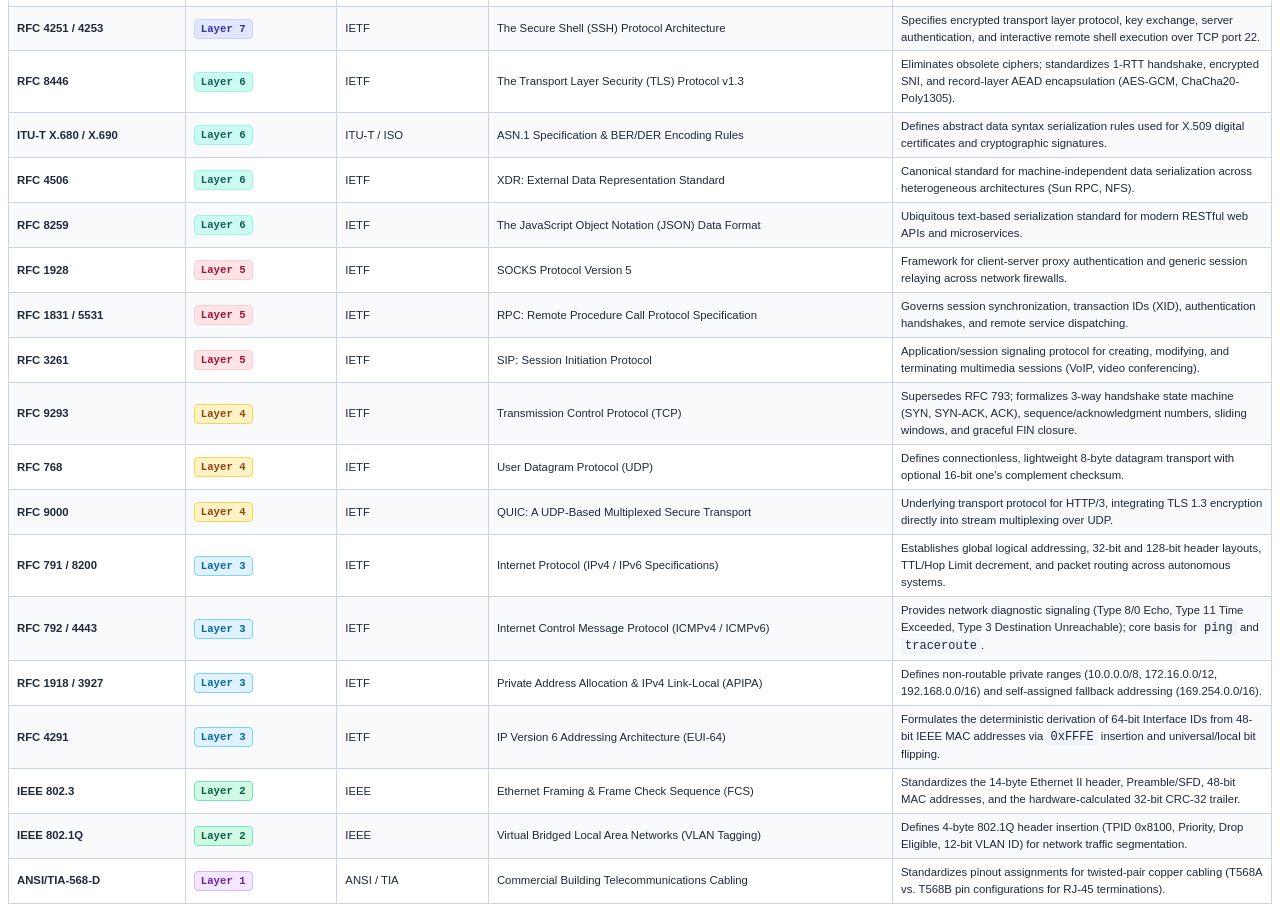
<file: guide.html>
<!DOCTYPE html>
<html lang="en">
<head>
  <meta charset="UTF-8">
  <title>OSI Complete 7-Layer Architectural & Protocol Guide</title>
  <style>
    @page {
      size: letter;
      margin: 0.75in;
    }
    body {
      font-family: -apple-system, BlinkMacSystemFont, "Segoe UI", Roboto, Helvetica, Arial, sans-serif;
      line-height: 1.5;
      color: #1e293b;
      background: #ffffff;
      font-size: 10pt;
    }
    h1, h2, h3, h4 {
      color: #0f172a;
      font-weight: 700;
      page-break-after: avoid;
    }
    h1 { font-size: 20pt; border-bottom: 2px solid #3b82f6; padding-bottom: 6px; margin-bottom: 8px; }
    h2 { font-size: 14pt; border-bottom: 1px solid #cbd5e1; padding-bottom: 4px; margin-top: 18px; margin-bottom: 8px; color: #1e40af; }
    h3 { font-size: 11pt; margin-top: 12px; margin-bottom: 4px; color: #0369a1; }
    h4 { font-size: 10pt; margin-top: 8px; margin-bottom: 2px; }
    p { margin-bottom: 6px; }
    ul, ol { margin-top: 2px; margin-bottom: 6px; padding-left: 20px; }
    li { margin-bottom: 2px; }
    code { font-family: ui-monospace, SFMono-Regular, Menlo, Monaco, Consolas, monospace; background: #f1f5f9; padding: 1px 4px; border-radius: 3px; font-size: 9pt; }
    pre { font-family: ui-monospace, SFMono-Regular, Menlo, Monaco, Consolas, monospace; background: #0f172a; color: #f8fafc; padding: 10px; border-radius: 6px; font-size: 8.5pt; overflow-x: auto; margin-bottom: 8px; line-height: 1.35; }
    table { width: 100%; border-collapse: collapse; margin-bottom: 10px; font-size: 8.5pt; page-break-inside: avoid; }
    th, td { border: 1px solid #cbd5e1; padding: 5px 8px; text-align: left; }
    th { background: #f8fafc; font-weight: 600; color: #0f172a; }
    tr:nth-child(even) { background: #f8fafc; }
    .badge { display: inline-block; padding: 1px 6px; border-radius: 4px; font-size: 8pt; font-weight: 600; font-family: monospace; }
    .badge-l7 { background: #e0e7ff; color: #3730a3; border: 1px solid #c7d2fe; }
    .badge-l6 { background: #ccfbf1; color: #115e59; border: 1px solid #99f6e4; }
    .badge-l5 { background: #ffe4e6; color: #9f1239; border: 1px solid #fecdd3; }
    .badge-l4 { background: #fef3c7; color: #92400e; border: 1px solid #fcd34d; }
    .badge-l3 { background: #e0f2fe; color: #0369a1; border: 1px solid #7dd3fc; }
    .badge-l2 { background: #d1fae5; color: #065f46; border: 1px solid #6ee7b7; }
    .badge-l1 { background: #f3e8ff; color: #6b21a8; border: 1px solid #d8b4fe; }
    .callout { background: #f0fdf4; border-left: 4px solid #10b981; padding: 8px 12px; margin-bottom: 10px; border-radius: 0 4px 4px 0; }
    .callout-title { font-weight: 700; color: #065f46; margin-bottom: 2px; font-size: 9.5pt; }
    .page-break { page-break-before: always; }
  </style>
</head>
<body>

  <!-- Cover / Header -->
  <div>
    <div style="font-size: 9pt; text-transform: uppercase; letter-spacing: 1px; color: #64748b; font-weight: 600;">
      CSCI 250 Computer Networks • Complete Technical Reference
    </div>
    <h1>OSI Complete 7-Layer Architectural & Protocol Reference Guide</h1>
    <div style="font-size: 10pt; color: #475569; margin-bottom: 15px;">
      Comprehensive academic analysis of Layers 1 through 7: physical signaling, framing & trailers, IP routing & CIDR, transport state machines, session checkpoints, presentation syntax & TLS 1.3, and application protocols.
    </div>
  </div>

  <!-- Section 1 -->
  <h2>1. Layered Architecture & Protocol Data Units (PDUs)</h2>
  <p>
    Modern network communication organizes protocols into discrete hierarchical abstraction layers. As application data travels down the stack at the sending host, each layer wraps the payload with layer-specific control headers (and trailers), creating a distinct <strong>Protocol Data Unit (PDU)</strong>.
  </p>
  <ul>
    <li><strong>SDU (Service Data Unit):</strong> The pure payload delivered from an upper layer before encapsulation.</li>
    <li><strong>PDU (Protocol Data Unit):</strong> The encapsulated block (<code style="background:#e2e8f0;">PDU = Header + SDU + Trailer</code>).</li>
    <li><strong>7-Layer Mnemonics:</strong>
      <ul>
        <li>Top-to-Bottom (7 → 1): <em>"All People Seem To Need Data Processing"</em></li>
        <li>Bottom-to-Top (1 → 7): <em>"Please Do Not Throw Sausage Pizza Away"</em></li>
        <li>PDU Mnemonic (7 → 1): <em>"Don't Spill Peanut Flavor Bits"</em> → <strong>D</strong>ata (L7–5), <strong>S</strong>egments (L4), <strong>P</strong>ackets (L3), <strong>F</strong>rames (L2), <strong>B</strong>its (L1).</li>
      </ul>
    </li>
  </ul>

  <table>
    <thead>
      <tr>
        <th>OSI Layer</th>
        <th>PDU Name</th>
        <th>Addressing Scheme</th>
        <th>Core Protocols</th>
        <th>Hardware & System Components</th>
      </tr>
    </thead>
    <tbody>
      <tr>
        <td><strong>Layer 7: Application</strong></td>
        <td>Data / Application Message</td>
        <td>URLs, URIs, FQDNs, Email Addresses</td>
        <td>HTTP/1.1, HTTP/2, HTTP/3, DNS, DHCP, SSH, SMTP, IMAP</td>
        <td>Web browsers, Mail clients, DNS servers, Application daemons</td>
      </tr>
      <tr>
        <td><strong>Layer 6: Presentation</strong></td>
        <td>Data / Formatted Record</td>
        <td>MIME types, Object Identifiers (OID)</td>
        <td>TLS 1.3 Record Layer, ASN.1 (BER/DER), Protobuf, XDR, JSON</td>
        <td>OS serialization libraries, Crypto accelerators (AES-NI), Codecs</td>
      </tr>
      <tr>
        <td><strong>Layer 5: Session</strong></td>
        <td>Data / Session PDU</td>
        <td>Session IDs, Connection Handles, SOCKS tokens</td>
        <td>NetBIOS, RPC, SOCKS5, PPTP, SIP, TLS Resumption</td>
        <td>OS socket subsystems, RPC runtimes, Session border controllers</td>
      </tr>
      <tr>
        <td><strong>Layer 4: Transport</strong></td>
        <td>Segment (TCP) / Datagram (UDP)</td>
        <td>Port Numbers (16-bit, 0–65535)</td>
        <td>TCP, UDP, SCTP, QUIC</td>
        <td>End hosts, L4 Content/Application Switches, Stateful firewalls</td>
      </tr>
      <tr>
        <td><strong>Layer 3: Network</strong></td>
        <td>Packet</td>
        <td>Logical IP (IPv4 32-bit, IPv6 128-bit)</td>
        <td>IPv4, IPv6, ICMP, ICMPv6, ARP, OSPF, BGP</td>
        <td>Routers, Layer 3 Multilayer Switches</td>
      </tr>
      <tr>
        <td><strong>Layer 2: Data Link</strong></td>
        <td>Frame (with FCS Trailer)</td>
        <td>Physical MAC (48-bit hex)</td>
        <td>Ethernet (802.3), Wi-Fi (802.11)</td>
        <td>Layer 2 Switches, NICs, Bridges, WAPs</td>
      </tr>
      <tr>
        <td><strong>Layer 1: Physical</strong></td>
        <td>Bits</td>
        <td>None (Physical Signals)</td>
        <td>1000BASE-T, 10GBASE-SR, 802.11 RF</td>
        <td>Hubs, Repeaters, Cabling, Transceivers, PHY chips</td>
      </tr>
    </tbody>
  </table>

  <h3>1.1 Anatomy of a Physical On-Wire Ethernet II Frame</h3>
  <p>
    When transmitted across physical media (copper, fiber, or air), the encapsulated data forms a contiguous, linear byte buffer. The diagram below illustrates the exact structural layout of a complete on-wire frame carrying an HTTPS web request:
  </p>
  <pre>
┌──────────────┬────────────────────────┬─────────────────────┬─────────────────┬──────────────┬──────────────────┬──────────────┬──────────────┐
│ Preamble/SFD │ Ethernet Header        │ IPv4 Header         │ TCP Header      │ TLS 1.3 Rec. │ HTTP Payload     │ FCS Trailer  │ Interpacket  │
│ 8 Bytes (L1) │ 14 Bytes (L2)          │ 20 Bytes (L3)       │ 20 Bytes (L4)   │ 5 Bytes (L6) │ N Bytes (L7 SDU) │ 4 Bytes (L2) │ Gap 12B (L1) │
└──────────────┴────────────────────────┴─────────────────────┴─────────────────┴──────────────┴──────────────────┴──────────────┴──────────────┘
 Wire Octet -8  Byte 0                   Byte 14               Byte 34           Byte 54        Byte 59            Byte 59+N      Wire Post-Frame
  </pre>
  <p>
    <strong>Key Wire Invariants & System Constraints:</strong>
  </p>
  <ul>
    <li><strong>Trailer Exclusivity:</strong> Only Layer 2 uses an FCS trailer. Hardware MAC chips compute the 32-bit CRC in silicon as octets stream across the PHY. Corrupt frames are discarded immediately in hardware before consuming host CPU.</li>
    <li><strong>Minimum Frame Size Constraint:</strong> IEEE 802.3 CSMA/CD requires a minimum frame length of 64 bytes (excluding Preamble and IPG). If upper layer payload is smaller than 46 bytes (such as a 28-byte ARP packet), the transmitting NIC must inject zero padding.</li>
    <li><strong>Maximum Transmission Unit (MTU):</strong> Standard Ethernet caps the payload at 1500 bytes. Segments exceeding the MTU require fragmentation or TCP MSS negotiation.</li>
  </ul>

  <!-- Section 2 -->
  <h2>2. Layer 1: Physical Layer Architecture</h2>
  <p>
    Layer 1 coordinates the transmission of unstructured raw binary bitstreams across physical transmission media via electrical voltages, optical pulses, or radio frequencies.
  </p>
  <ul>
    <li><strong>Media Types:</strong> Twisted-pair copper (Cat5e/6/6a UTP/STP), Fiber optic (Single-mode for long-haul lasers, Multimode for local LEDs/VCSELs), Wireless radio waves (2.4 GHz, 5 GHz, 6 GHz).</li>
    <li><strong>Line Encoding:</strong> Converts binary 1s and 0s into media transitions (e.g. Manchester encoding for 10BASE-T, PAM-4 pulse amplitude modulation for 10Gbps Ethernet).</li>
    <li><strong>Cabling Standards:</strong> TIA/EIA-568A and TIA/EIA-568B pinout configurations for RJ-45 connectors. Straight-through cables connect dissimilar devices (PC to Switch); Crossover cables connect similar devices (Switch to Switch). Modern switches support Auto-MDIX to eliminate crossover cable requirements.</li>
    <li><strong>Physical Topologies:</strong>
      <ul>
        <li><strong>Star:</strong> Central switch/hub. Most scalable; single cable failure affects only one host. Switch is single point of failure.</li>
        <li><strong>Mesh:</strong> Interconnected redundant paths. Highest fault tolerance; expensive cabling.</li>
        <li><strong>Bus:</strong> Single backbone terminated with resistors. A single break halts the whole segment.</li>
        <li><strong>Ring:</strong> Sequential token-passing loop. Single break halts communication unless dual-ring (FDDI).</li>
      </ul>
    </li>
  </ul>

  <!-- Section 3 -->
  <div class="page-break"></div>
  <h2>3. Layer 2: Data Link Layer & Ethernet II Framing</h2>
  <p>
    Layer 2 manages local hop-to-hop communication within a single broadcast domain or subnet. It packages network packets into <strong>frames</strong>, governs media access (CSMA/CD on shared copper, CSMA/CA on Wi-Fi), and validates transmission integrity.
  </p>

  <h3>MAC Hardware Addressing (48 Bits / 6 Bytes)</h3>
  <p>
    Every NIC possesses a burned-in MAC address formatted as six pairs of hexadecimal digits (e.g., <code>00:1A:2B:3C:4D:5E</code>):
  </p>
  <ul>
    <li><strong>OUI (Organizationally Unique Identifier):</strong> First 24 bits (3 octets) assigned by the IEEE to identify the hardware vendor.</li>
    <li><strong>Device ID / Extension Identifier:</strong> Last 24 bits assigned uniquely by the vendor to the NIC.</li>
    <li><strong>Address Scopes:</strong> Unicast (individual NIC), Multicast (starts with <code>01:00:5E</code> for IPv4), Broadcast (<code>FF:FF:FF:FF:FF:FF</code>).</li>
  </ul>

  <h3>Ethernet II Frame Specification (with FCS Trailer)</h3>
  <table>
    <thead>
      <tr>
        <th>Field Name</th>
        <th>Length</th>
        <th>Offset</th>
        <th>Purpose & Description</th>
      </tr>
    </thead>
    <tbody>
      <tr>
        <td>Preamble</td>
        <td>7 Bytes (56 bits)</td>
        <td>Bytes -8 to -2</td>
        <td>Alternating <code>10101010</code> pattern for receiver clock synchronization.</td>
      </tr>
      <tr>
        <td>Start of Frame Delimiter (SFD)</td>
        <td>1 Byte (8 bits)</td>
        <td>Byte -1</td>
        <td>Binary <code>10101011</code>; signals the immediate start of destination MAC.</td>
      </tr>
      <tr>
        <td>Destination MAC</td>
        <td>6 Bytes (48 bits)</td>
        <td>Bytes 0 to 5</td>
        <td>Physical address of destination interface on local link.</td>
      </tr>
      <tr>
        <td>Source MAC</td>
        <td>6 Bytes (48 bits)</td>
        <td>Bytes 6 to 11</td>
        <td>Physical address of sender interface. Inspected by switches to populate CAM table.</td>
      </tr>
      <tr>
        <td>EtherType</td>
        <td>2 Bytes (16 bits)</td>
        <td>Bytes 12 to 13</td>
        <td>Identifies encapsulated L3 protocol: <code>0x0800</code> (IPv4), <code>0x86DD</code> (IPv6), <code>0x0806</code> (ARP).</td>
      </tr>
      <tr>
        <td>Payload (L3 SDU)</td>
        <td>46 to 1500 Bytes</td>
        <td>Bytes 14 to 1513</td>
        <td>Encapsulated IP packet. Minimum 46 bytes (padded to ensure 64-byte minimum frame size).</td>
      </tr>
      <tr style="background:#ecfdf5;">
        <td><strong>Frame Check Sequence (FCS Trailer)</strong></td>
        <td><strong>4 Bytes (32 bits)</strong></td>
        <td><strong>Trailing 4B</strong></td>
        <td><strong>32-bit Cyclic Redundancy Check (CRC-32) calculated across the entire frame.</strong></td>
      </tr>
    </tbody>
  </table>

  <div class="callout">
    <div class="callout-title">★ Architectural Principle: Why Only Layer 2 Has a Physical Trailer</div>
    As bits stream serially out of a transmitting NIC, dedicated hardware shift-registers compute the CRC-32 polynomial continuously on the fly across the payload. Placing the FCS at the tail allows the receiving NIC to evaluate the CRC simultaneously as the last bit arrives over the wire. If a bit error occurred, the NIC hardware drops the corrupted frame immediately before spending CPU cycles or allocating host operating system RAM.
  </div>

  <h3>MTU, VLAN Tagging, and Jumbo Frames</h3>
  <ul>
    <li><strong>Standard MTU:</strong> 1500 bytes (standard Ethernet frame: 64 to 1518 bytes).</li>
    <li><strong>VLAN Tagging (IEEE 802.1Q):</strong> Inserts a 4-byte VLAN tag between Source MAC and EtherType, increasing maximum frame size to 1522 bytes.</li>
    <li><strong>Jumbo Frames:</strong> Supported by enterprise data centers and SANs; allows MTUs up to 9,198 bytes to reduce CPU packet-processing overhead.</li>
  </ul>

  <h3>Address Resolution Protocol (ARP - RFC 826)</h3>
  <p>
    Bridges Layer 2 and Layer 3 by resolving known IPv4 addresses to physical MAC addresses.
  </p>
  <ul>
    <li><strong>ARP Request:</strong> Sent as a broadcast (<code>FF:FF:FF:FF:FF:FF</code>) asking "Who owns IP X.X.X.X? Tell my MAC."</li>
    <li><strong>ARP Reply:</strong> Returned as a unicast directly to the requester containing the target's MAC address.</li>
    <li><strong>ARP Table:</strong> Contains Dynamic entries (learned automatically via broadcasts, expired via aging timers) and Static entries (manually pinned with <code>arp -s</code>).</li>
    <li><strong>Security Concerns:</strong> Duplicate MAC addresses cause switch CAM table fluttering; ARP spoofing redirects traffic to an attacker by sending unsolicited ARP replies.</li>
  </ul>

  <!-- Section 4 -->
  <div class="page-break"></div>
  <h2>4. Layer 3: Network Layer, IP Addressing & Routing Architecture</h2>
  <p>
    Layer 3 provides logical host addressing and determines optimal end-to-end paths across interconnected networks (internetworking).
  </p>

  <h3>IPv4 Header (RFC 791) — 20 to 60 Bytes</h3>
  <table>
    <thead>
      <tr>
        <th>Field</th>
        <th>Bits</th>
        <th>Description</th>
      </tr>
    </thead>
    <tbody>
      <tr>
        <td>Version</td>
        <td>4</td>
        <td>Always <code>0100</code> (4).</td>
      </tr>
      <tr>
        <td>IHL</td>
        <td>4</td>
        <td>Internet Header Length in 32-bit words (minimum 5 words = 20 bytes).</td>
      </tr>
      <tr>
        <td>DSCP / ECN</td>
        <td>6 / 2</td>
        <td>Differentiated Services (QoS priority) and Explicit Congestion Notification.</td>
      </tr>
      <tr>
        <td>Total Length</td>
        <td>16</td>
        <td>Total packet size (header + data) in bytes (up to 65,535 bytes).</td>
      </tr>
      <tr>
        <td>Identification</td>
        <td>16</td>
        <td>Unique ID assigned to reassemble fragmented IP packets at the destination.</td>
      </tr>
      <tr>
        <td>Flags</td>
        <td>3</td>
        <td>Bit 0: Reserved (0), Bit 1: DF (Don't Fragment), Bit 2: MF (More Fragments).</td>
      </tr>
      <tr>
        <td>Fragment Offset</td>
        <td>13</td>
        <td>Offset of fragment relative to beginning of original datagram (in 8-byte units).</td>
      </tr>
      <tr>
        <td>Time to Live (TTL)</td>
        <td>8</td>
        <td>Hop limit decremented by 1 at every router hop. Prevents endless routing loops.</td>
      </tr>
      <tr>
        <td>Protocol</td>
        <td>8</td>
        <td>Encapsulated L4 protocol: 1 (ICMP), 6 (TCP), 17 (UDP), 89 (OSPF).</td>
      </tr>
      <tr>
        <td>Header Checksum</td>
        <td>16</td>
        <td>1's complement sum covering header only. Recalculated at every router hop as TTL decrements.</td>
      </tr>
      <tr>
        <td>Source IP</td>
        <td>32</td>
        <td>Originating host IPv4 address.</td>
      </tr>
      <tr>
        <td>Destination IP</td>
        <td>32</td>
        <td>Target host IPv4 address.</td>
      </tr>
    </tbody>
  </table>

  <h3>IPv6 Header (RFC 8200) — Fixed 40 Bytes</h3>
  <p>
    Streamlined base header with fixed 40-byte length. Eliminates router fragmentation (handled by source) and eliminates the header checksum to accelerate hardware forwarding.
  </p>
  <ul>
    <li><strong>Key Fields:</strong> Version (4b), Traffic Class (8b), Flow Label (20b, identifies real-time streaming flows), Payload Length (16b), Next Header (8b, points to L4 protocol or chained Extension Header), Hop Limit (8b, replaces TTL), Source IPv6 (128b), Destination IPv6 (128b).</li>
    <li><strong>Neighbor Discovery Protocol (NDP):</strong> Replaces ARP and ICMP broadcast functions in IPv6 using multicast ICMPv6 messages (Router Solicitation/Advertisement, Neighbor Solicitation/Advertisement).</li>
  </ul>

  <h3>IPv4 Address Classes & Special Scopes</h3>
  <table>
    <thead>
      <tr>
        <th>Class / Scope</th>
        <th>Address Range</th>
        <th>Default CIDR</th>
        <th>Purpose & Characteristic</th>
      </tr>
    </thead>
    <tbody>
      <tr>
        <td>Class A</td>
        <td>1.0.0.0 – 126.255.255.255</td>
        <td>/8 (255.0.0.0)</td>
        <td>126 networks, 16.7M hosts/network.</td>
      </tr>
      <tr>
        <td>Class B</td>
        <td>128.0.0.0 – 191.255.255.255</td>
        <td>/16 (255.255.0.0)</td>
        <td>16,384 networks, 65,534 hosts/network.</td>
      </tr>
      <tr>
        <td>Class C</td>
        <td>192.0.0.0 – 223.255.255.255</td>
        <td>/24 (255.255.255.0)</td>
        <td>2.09M networks, 254 hosts/network.</td>
      </tr>
      <tr>
        <td>Class D</td>
        <td>224.0.0.0 – 239.255.255.255</td>
        <td>N/A</td>
        <td>Multicast traffic (delivering packets to subscribed groups).</td>
      </tr>
      <tr>
        <td>Class E</td>
        <td>240.0.0.0 – 254.255.255.255</td>
        <td>N/A</td>
        <td>Experimental / Research.</td>
      </tr>
      <tr>
        <td>Loopback</td>
        <td>127.0.0.1 – 127.255.255.254</td>
        <td>/8</td>
        <td>Internal host self-reference.</td>
      </tr>
      <tr>
        <td>APIPA</td>
        <td>169.254.0.1 – 169.254.255.254</td>
        <td>/16</td>
        <td>Self-assigned when DHCP server is unreachable.</td>
      </tr>
      <tr>
        <td>RFC 1918 Private</td>
        <td>10.0.0.0/8, 172.16.0.0/12, 192.168.0.0/16</td>
        <td>Various</td>
        <td>Non-routable on public Internet; requires NAT/PAT.</td>
      </tr>
    </tbody>
  </table>

  <h3>Routing Protocols & Router Roles (Chapter 4)</h3>
  <ul>
    <li><strong>Router Roles:</strong>
      <ul>
        <li><em>Core / Interior Routers:</em> Direct traffic within the interior of an Autonomous System (AS).</li>
        <li><em>Edge / Border Routers:</em> Positioned at AS perimeter to interface with external networks.</li>
        <li><em>Exterior Routers:</em> Direct traffic between separate Autonomous Systems across the Internet.</li>
      </ul>
    </li>
    <li><strong>Multilayer Switching (Layer 3 Switches):</strong> Routes packets via hardware ASICs at wire speed, offering greater throughput and lower latency than traditional software routers on campus LANs.</li>
    <li><strong>Routing Protocols:</strong>
      <ul>
        <li><strong>RIP / RIPv2 (IGP):</strong> Distance-vector; uses hop count metric (max 15 hops; 16 = unreachable). Periodic 30s broadcast updates.</li>
        <li><strong>OSPF (IGP):</strong> Link-state; uses Dijkstra's Shortest Path First (SPF) algorithm, areas, and bandwidth cost metric. Fast convergence, no hop limit.</li>
        <li><strong>IS-IS (IGP):</strong> Link-state; preferred by core ISPs for massive scalability and native IPv6 support.</li>
        <li><strong>EIGRP (IGP):</strong> Advanced distance-vector / hybrid; uses DUAL algorithm and composite metric (bandwidth + delay).</li>
        <li><strong>BGP (EGP):</strong> Path-vector; the "Protocol of the Internet", connecting Autonomous Systems using policies and AS-Path attributes.</li>
      </ul>
    </li>
    <li><strong>Administrative Distance (AD):</strong> Protocol trustworthiness rating (lower wins): Connected (0), Static (1), eBGP (20), EIGRP (90), OSPF (110), RIP (120).</li>
  </ul>

  <!-- Section 5 -->
  <div class="page-break"></div>
  <h2>5. Layer 4: Transport Layer, TCP vs. UDP & Sockets</h2>
  <p>
    Layer 4 enables end-to-end process-to-process communication between applications using port addressing. A <strong>Socket</strong> represents an endpoint process: <code>[IP Address] : [Port Number]</code>.
  </p>

  <h3>IANA Port Number Ranges</h3>
  <ul>
    <li><strong>Well-Known Ports (0–1023):</strong> Assigned to core server processes (e.g., 20/21 FTP, 22 SSH, 23 Telnet, 25 SMTP, 53 DNS, 80 HTTP, 110 POP3, 443 HTTPS, 3389 RDP).</li>
    <li><strong>Registered Ports (1024–49151):</strong> Registered for commercial applications (e.g., 1433 MSSQL, 3306 MySQL).</li>
    <li><strong>Dynamic / Private / Ephemeral Ports (49152–65535):</strong> Assigned dynamically by client OSs for outbound sessions.</li>
  </ul>

  <h3>TCP vs. UDP Deep Comparison</h3>
  <table>
    <thead>
      <tr>
        <th>Feature</th>
        <th>TCP (Transmission Control Protocol)</th>
        <th>UDP (User Datagram Protocol)</th>
      </tr>
    </thead>
    <tbody>
      <tr>
        <td>Connection State</td>
        <td>Connection-oriented (Requires 3-way Handshake)</td>
        <td>Connectionless (Fire-and-forget, no handshake)</td>
      </tr>
      <tr>
        <td>Reliability</td>
        <td>Guaranteed delivery (Retransmits lost segments)</td>
        <td>Best-effort (No loss detection or retransmission)</td>
      </tr>
      <tr>
        <td>Ordering</td>
        <td>Strictly ordered via 32-bit Sequence Numbers</td>
        <td>Packets may arrive out-of-order</td>
      </tr>
      <tr>
        <td>Header Size</td>
        <td>20 to 60 Bytes</td>
        <td>Fixed 8 Bytes</td>
      </tr>
      <tr>
        <td>Checksum</td>
        <td>Mandatory (IPv4 & IPv6)</td>
        <td>Optional in IPv4, Mandatory in IPv6</td>
      </tr>
      <tr>
        <td>Flow & Congestion Control</td>
        <td>Sliding Windows, Slow Start, Congestion Avoidance</td>
        <td>None (Transmits at application rate)</td>
      </tr>
      <tr>
        <td>Primary Use Cases</td>
        <td>Web (HTTP/S), Email (SMTP), File Transfer (FTP), SSH</td>
        <td>DNS queries, DHCP, VoIP, Live Video, Gaming</td>
      </tr>
    </tbody>
  </table>

  <h3>TCP Segment Header Fields (20 to 60 Bytes)</h3>
  <ul>
    <li><strong>Source & Destination Ports (16b each):</strong> Identifies sending and receiving processes.</li>
    <li><strong>Sequence Number (32b):</strong> Tracks byte stream position. Initial ISN randomized during handshake.</li>
    <li><strong>Acknowledgment Number (32b):</strong> Next expected byte sequence number from peer when ACK flag is set.</li>
    <li><strong>Data Offset (4b):</strong> Header length in 32-bit words (5 words = 20 bytes).</li>
    <li><strong>9 Control Flags (9b):</strong>
      <code>SYN</code> (initiate connection), <code>ACK</code> (acknowledgment valid), <code>FIN</code> (graceful close), <code>RST</code> (reset connection), <code>PSH</code> (push data immediately to app), <code>URG</code> (urgent pointer valid), <code>ECE</code> / <code>CWR</code> (congestion notifications), <code>NS</code> (nonce sum).</li>
    <li><strong>Window Size (16b):</strong> Flow control; number of bytes receiver can buffer without acknowledgment.</li>
    <li><strong>Checksum (16b):</strong> Verifies pseudo-header (IPs, protocol), TCP header, and payload.</li>
  </ul>

  <h3>TCP 3-Way Handshake & Graceful Teardown</h3>
  <pre>
Client (192.168.1.105:52144)                   Server (93.184.216.34:80)
   CLOSED                                                 LISTEN
      |                                                     |
      | -------- [SYN] Seq=1000, Ack=0 -------------------->|  (SYN-RCVD)
(SYN-SENT)                                                  |
      | <------- [SYN, ACK] Seq=5000, Ack=1001 -------------|
      |                                                     |
(ESTABLISHED)                                               |
      | -------- [ACK] Seq=1001, Ack=5001 ----------------->|  (ESTABLISHED)
      |                                                     |
      | ========= Full-Duplex Data Transmission =========== |
      |                                                     |
      | -------- [FIN, ACK] Seq=1025, Ack=5001 ------------>|  (CLOSE-WAIT)
 (FIN-WAIT-1)                                               |
      | <------- [ACK] Seq=5001, Ack=1026 ------------------|
 (FIN-WAIT-2)                                               |
      | <------- [FIN, ACK] Seq=5001, Ack=1026 -------------|  (LAST-ACK)
      |                                                     |
      | -------- [ACK] Seq=1026, Ack=5002 ----------------->|  (CLOSED)
 (TIME-WAIT: 2MSL)
      |
   (CLOSED)
  </pre>

  <!-- Section 6: Session Layer -->
  <div class="page-break"></div>
  <h2>6. Layer 5: Session Layer Architecture</h2>
  <p>
    Layer 5 establishes, manages, synchronizes, and gracefully terminates dialogues (sessions) between communicating applications on separate hosts. While modern TCP/IP implementations often embed session semantics within application protocols or transport security, the OSI model formally isolates session state management from transport delivery.
  </p>

  <h3>Dialogue Control & Directionality</h3>
  <p>The session layer coordinates which endpoint is permitted to transmit at any given time:</p>
  <ul>
    <li><strong>Simplex:</strong> Unidirectional data flow. One station transmits exclusively while the receiving station consumes data with no return channel (e.g., automated broadcast telemetry, radio sensor monitoring).</li>
    <li><strong>Half-Duplex:</strong> Bidirectional transmission, but strictly alternating. Both endpoints can communicate, but only one direction is active at any single moment. The session layer employs software tokens (e.g., Data Token) to control turn-taking and prevent collisions (e.g., classic walkie-talkie communication, HTTP/1.1 request-response alternation).</li>
    <li><strong>Full-Duplex:</strong> Simultaneous bidirectional communication. Both endpoints send and receive concurrently over independent channel paths without turn-taking (e.g., modern TCP sockets, WebSockets, VoIP calls).</li>
  </ul>

  <h3>Checkpoint Synchronization & Fault Recovery</h3>
  <p>
    In long-duration data exchanges (such as multi-gigabyte file transfers or distributed database transactions), the session layer inserts synchronization points into the data stream:
  </p>
  <ul>
    <li><strong>Major Synchronization Points:</strong> Atomically commit completed transaction phases. Explicit acknowledgement from the receiving entity is required before transmission continues across a major boundary.</li>
    <li><strong>Minor Synchronization Points:</strong> Periodic interim checkpoints placed throughout a transfer. If a link disconnects or an error occurs, communicating endpoints roll back and resume transmission from the last verified minor checkpoint rather than restarting the entire transfer from byte zero.</li>
  </ul>

  <div class="callout">
    <div class="callout-title">Modern Implementation Note: Layer 5 in the TCP/IP Stack</div>
    In the Internet Protocol Suite, Layer 5 functionality is folded into application-layer frameworks and security protocols:
    <ul>
      <li><strong>RPC (Remote Procedure Call, RFC 1831):</strong> Manages client-server session state, parameter marshalling, and unique transaction XIDs.</li>
      <li><strong>SOCKS5 (RFC 1928):</strong> Provides generic session-level authentication, proxy negotiation, and UDP/TCP circuit relaying.</li>
      <li><strong>TLS 1.3 Session Resumption:</strong> Session Tickets and Pre-Shared Key (PSK) handshakes permit clients to resume previous sessions with 0-RTT latency without full re-authentication.</li>
      <li><strong>SIP (Session Initiation Protocol, RFC 3261):</strong> Establishes, modifies, and terminates multimedia sessions (VoIP, video conferencing).</li>
    </ul>
  </div>

  <!-- Section 7: Presentation Layer -->
  <div class="page-break"></div>
  <h2>7. Layer 6: Presentation Layer Architecture</h2>
  <p>
    Layer 6 ensures that data transmitted from the application layer of one host can be parsed, interpreted, and understood by the application layer of another host across heterogeneous computer architectures, operating systems, and character sets.
  </p>

  <h3>Abstract Syntax vs. Transfer Syntax</h3>
  <p>Layer 6 decouples the internal representation of data structures from their wire format:</p>
  <ul>
    <li><strong>Abstract Syntax:</strong> The conceptual, platform-independent description of data structures (e.g., ASN.1 schemas, Protocol Buffer <code>.proto</code> definitions, or internal programming language object graphs).</li>
    <li><strong>Transfer Syntax:</strong> The standardized, canonical byte-level encoding negotiated for physical transmission on the wire (e.g., ASN.1 BER/DER, Protobuf varint binary wire format, or Canonical XDR).</li>
  </ul>

  <h3>Endianness & Network Byte Order</h3>
  <p>
    Heterogeneous CPU architectures store multibyte integer values with differing byte significance. To prevent misinterpretation of binary packet headers, standard network protocols enforce a canonical ordering:
  </p>
  <ul>
    <li><strong>Big-Endian (Network Byte Order):</strong> The Most Significant Byte (MSB) is placed at the lowest memory address and transmitted first over the wire (standardized by RFC 1700 for all IP, TCP, and UDP headers).</li>
    <li><strong>Little-Endian (Host Byte Order):</strong> The Least Significant Byte (LSB) is stored at the lowest memory address (standard in x86_64 and ARM processors).</li>
    <li><strong>POSIX Standard Conversion Routines:</strong>
      <code>htons()</code> (Host to Network Short, 16-bit),
      <code>htonl()</code> (Host to Network Long, 32-bit),
      <code>ntohs()</code> (Network to Host Short),
      <code>ntohl()</code> (Network to Host Long).
    </li>
  </ul>

  <h3>Data Serialization & Encoding Comparison</h3>
  <table>
    <thead>
      <tr>
        <th>Format</th>
        <th>Encoding Type</th>
        <th>Wire Efficiency</th>
        <th>Schema Requirement</th>
        <th>Primary Use Cases</th>
      </tr>
    </thead>
    <tbody>
      <tr>
        <td><strong>JSON</strong></td>
        <td>Textual (UTF-8)</td>
        <td>Moderate (verbose string keys)</td>
        <td>Optional (JSON Schema)</td>
        <td>Public REST APIs, Web applications, configuration</td>
      </tr>
      <tr>
        <td><strong>ASN.1 (DER)</strong></td>
        <td>Binary (Type-Length-Value)</td>
        <td>High (deterministic, compact)</td>
        <td>Strict (ASN.1 Definition)</td>
        <td>X.509 Digital Certificates, TLS Handshake, Cryptography</td>
      </tr>
      <tr>
        <td><strong>Protocol Buffers</strong></td>
        <td>Binary (Varints & Field Tags)</td>
        <td>Very High (minimal payload)</td>
        <td>Strict (Compiled <code>.proto</code>)</td>
        <td>gRPC microservices, internal high-throughput RPCs</td>
      </tr>
      <tr>
        <td><strong>XDR (RFC 4506)</strong></td>
        <td>Binary (4-Byte Aligned)</td>
        <td>High (fixed padding)</td>
        <td>Strict (RFC Specification)</td>
        <td>NFS (Network File System), Sun RPC</td>
      </tr>
    </tbody>
  </table>

  <h3>Cryptographic Presentation (TLS 1.3 Record Layer)</h3>
  <p>
    In modern secure architectures, encryption and data transformation are handled by the <strong>TLS 1.3 Record Layer</strong> (RFC 8446). Application plaintext is encapsulated into TLS records, encrypted via Authenticated Encryption with Associated Data (AEAD) ciphers (such as AES-256-GCM or ChaCha20-Poly1305), and tagged with a 16-byte authentication tag ensuring confidentiality, authenticity, and tamper detection.
  </p>

  <!-- Section 8: Application Layer -->
  <div class="page-break"></div>
  <h2>8. Layer 7: Application Layer Protocols</h2>
  <p>
    Layer 7 interfaces directly with end-user software applications and human operators, exposing standardized protocols for web navigation, hierarchical domain resolution, automatic dynamic network configuration, remote administration, and electronic mail.
  </p>

  <h3>Web Protocol Evolution Matrix</h3>
  <table>
    <thead>
      <tr>
        <th>Feature / Dimension</th>
        <th>HTTP/1.1 (RFC 2616)</th>
        <th>HTTP/2 (RFC 7540)</th>
        <th>HTTP/3 (RFC 9114)</th>
      </tr>
    </thead>
    <tbody>
      <tr>
        <td><strong>Transport Layer</strong></td>
        <td>TCP</td>
        <td>TCP</td>
        <td>QUIC (UDP-based)</td>
      </tr>
      <tr>
        <td><strong>Framing Architecture</strong></td>
        <td>Plaintext textual (CRLF delimited)</td>
        <td>Binary framing (Frames & Streams)</td>
        <td>Binary QUIC Streams</td>
      </tr>
      <tr>
        <td><strong>Multiplexing</strong></td>
        <td>No (Pipelining causes Head-of-Line blocking)</td>
        <td>Multiplexed streams over 1 TCP connection</td>
        <td>Fully independent multiplexed streams</td>
      </tr>
      <tr>
        <td><strong>Head-of-Line Blocking</strong></td>
        <td>Application-level blocking</td>
        <td>TCP packet loss stalls all streams</td>
        <td>Zero Head-of-Line blocking (Stream-isolated)</td>
      </tr>
      <tr>
        <td><strong>Header Compression</strong></td>
        <td>None (verbose repeated headers)</td>
        <td>HPACK (static & dynamic table)</td>
        <td>QPACK (out-of-order stream safe)</td>
      </tr>
      <tr>
        <td><strong>Connection Handshake</strong></td>
        <td>1 RTT TCP + 1–2 RTT TLS</td>
        <td>1 RTT TCP + 1 RTT TLS 1.3</td>
        <td>0–1 RTT Unified QUIC + TLS 1.3</td>
      </tr>
    </tbody>
  </table>

  <h3>Hierarchical DNS Resolution Architecture</h3>
  <p>
    The Domain Name System (DNS, RFC 1035) is a globally distributed, hierarchical database operating over UDP/TCP Port 53. Resolution proceeds through three primary tiers:
  </p>
  <ul>
    <li><strong>1. Root Nameserver Tier:</strong> 13 logical root server IP addresses (named <code>a.root-servers.net</code> through <code>m.root-servers.net</code>), coordinated by ICANN and distributed worldwide across hundreds of Anycast nodes. Root servers direct queries to appropriate TLD servers.</li>
    <li><strong>2. Top-Level Domain (TLD) Tier:</strong> Authoritative servers for generic TLDs (<code>.com</code>, <code>.org</code>, <code>.net</code>) and country-code ccTLDs (<code>.us</code>, <code>.uk</code>, <code>.de</code>).</li>
    <li><strong>3. Authoritative Nameserver Tier:</strong> The definitive nameservers configured by the domain owner holding official zone resource records (A, AAAA, CNAME, MX, TXT, NS).</li>
  </ul>
  <p>
    <strong>Recursive vs. Iterative Queries:</strong> In recursive resolution, the client delegates the full query task to a recursive resolver (e.g., ISP resolver, <code>1.1.1.1</code>, <code>8.8.8.8</code>). The recursive resolver performs iterative queries, asking Root → TLD → Authoritative servers step-by-step until the final IP is returned.
  </p>

  <h3>DHCP DORA 4-Way Transaction</h3>
  <p>
    Dynamic Host Configuration Protocol (DHCP, RFC 2131) automates IP configuration using a four-step transaction over UDP Port 67 (Server) and Port 68 (Client):
  </p>
  <ol>
    <li><strong>D — Discover (Broadcast):</strong> The unconfigured client broadcasts <code>DHCPDISCOVER</code> from <code>0.0.0.0:68</code> to <code>255.255.255.255:67</code> seeking an active DHCP server.</li>
    <li><strong>O — Offer (Unicast / Broadcast):</strong> A DHCP server reserves an available IP and replies with <code>DHCPOFFER</code> containing the proposed IP address (<code>yiaddr</code>), subnet mask, lease duration, default gateway, and DNS servers.</li>
    <li><strong>R — Request (Broadcast):</strong> The client broadcasts <code>DHCPREQUEST</code> formally requesting the offered lease. Broadcasting notifies the chosen server of acceptance and signals all other DHCP servers to release their reserved offers.</li>
    <li><strong>A — Acknowledge (Unicast / Broadcast):</strong> The server writes the lease to its active database and returns <code>DHCPACK</code>, committing the configuration to the client.</li>
  </ol>

  <h3>Email Architecture: Store-and-Forward Push vs. Pull</h3>
  <ul>
    <li><strong>SMTP (Simple Mail Transfer Protocol, TCP 25/587):</strong> A <strong>push</strong> protocol used by Mail User Agents (MUAs) to submit messages to an outgoing Mail Submission Agent (MSA) and by Mail Transfer Agents (MTAs) to relay mail across the Internet to destination servers.</li>
    <li><strong>IMAP (Internet Message Access Protocol, TCP 143 / 993 SSL):</strong> A <strong>pull</strong> protocol that keeps mail stored on the remote mail server. Clients synchronize multiple folders, read status, and message flags dynamically across devices.</li>
    <li><strong>POP3 (Post Office Protocol v3, TCP 110 / 995 SSL):</strong> A legacy <strong>pull</strong> protocol that downloads messages to a single local client and historically deletes them from the server.</li>
  </ul>

  <!-- Section 9: Troubleshooting Reference -->
  <div class="page-break"></div>
  <h2>9. Network Troubleshooting & Diagnostics Command Reference</h2>
  <table>
    <thead>
      <tr>
        <th>Command</th>
        <th>OS Platform</th>
        <th>Layer</th>
        <th>Diagnostic Function</th>
      </tr>
    </thead>
    <tbody>
      <tr>
        <td><code>ping &lt;target&gt;</code></td>
        <td>Cross-platform</td>
        <td>Layer 3</td>
        <td>Sends ICMP Echo Requests to verify IP connectivity, NIC binding, and round-trip latency.</td>
      </tr>
      <tr>
        <td><code>ifconfig</code> / <code>ip a</code></td>
        <td>Linux</td>
        <td>Layer 2–3</td>
        <td>Displays interface link states, hardware MAC addresses, IP bindings, and packet statistics.</td>
      </tr>
      <tr>
        <td><code>ipconfig /all</code></td>
        <td>Windows</td>
        <td>Layer 2–3</td>
        <td>Full TCP/IP configuration, DHCP lease time, DNS servers, and link-local IPv6 addresses.</td>
      </tr>
      <tr>
        <td><code>arp -a</code></td>
        <td>Cross-platform</td>
        <td>Layer 2</td>
        <td>Displays ARP cache table mapping destination IPv4 addresses to local hardware MAC addresses.</td>
      </tr>
      <tr>
        <td><code>route print</code> / <code>route</code></td>
        <td>Cross-platform</td>
        <td>Layer 3</td>
        <td>Displays the host routing table, default gateway (<code>0.0.0.0</code>), and next-hop interfaces.</td>
      </tr>
      <tr>
        <td><code>netstat -tuln</code> / <code>ss</code></td>
        <td>Cross-platform</td>
        <td>Layer 4</td>
        <td>Lists all active listening TCP and UDP sockets with bound port numbers.</td>
      </tr>
      <tr>
        <td><code>tracert</code> / <code>traceroute</code></td>
        <td>Cross-platform</td>
        <td>Layer 3</td>
        <td>Traces hop-by-hop router path by transmitting packets with incrementing TTL values.</td>
      </tr>
      <tr>
        <td><code>pathping</code></td>
        <td>Windows</td>
        <td>Layer 3</td>
        <td>Combines ping and tracert over 100+ seconds to isolate per-hop packet loss and latency.</td>
      </tr>
      <tr>
        <td><code>tcpdump</code></td>
        <td>Linux</td>
        <td>Layers 2–4</td>
        <td>CLI packet analyzer that captures live frame headers, handshakes, and payloads crossing a NIC.</td>
      </tr>
      <tr>
        <td><code>curl [-I] &lt;url&gt;</code></td>
        <td>Cross-platform</td>
        <td>Layer 7</td>
        <td>HTTP/1.1 and HTTP/2 client diagnostic tool; inspects HTTP response status codes and headers.</td>
      </tr>
      <tr>
        <td><code>openssl s_client</code></td>
        <td>Cross-platform</td>
        <td>Layer 6</td>
        <td>Connects to TLS endpoints; dumps certificate chains, negotiated cipher suites, and AEAD tags.</td>
      </tr>
      <tr>
        <td><code>dhclient -v</code></td>
        <td>Linux</td>
        <td>Layer 7</td>
        <td>Forces DHCP client lease renewal, displaying full DORA broadcast exchange on the terminal.</td>
      </tr>
      <tr>
        <td><code>ssh [-v] &lt;host&gt;</code></td>
        <td>Cross-platform</td>
        <td>Layer 7</td>
        <td>Establishes encrypted interactive remote shell over TCP port 22 with key-exchange verification.</td>
      </tr>
    </tbody>
  </table>

  <h2>10. Complete 7-Layer Summary Checklist for CSCI 250 Examination</h2>
  <ul>
    <li>✔ <strong>Complete 7-Layer Sequence (7 → 1):</strong> Application (L7) → Presentation (L6) → Session (L5) → Transport (L4) → Network (L3) → Data Link (L2) → Physical (L1).</li>
    <li>✔ <strong>PDU Taxonomy:</strong> Data / Messages (L7–5) → Segments/Datagrams (L4) → Packets (L3) → Frames (L2) → Bits (L1).</li>
    <li>✔ <strong>Trailer Exclusivity:</strong> Only Layer 2 uses an FCS trailer (CRC-32) because hardware NIC transceivers calculate CRC on-the-fly as bits stream across the wire.</li>
    <li>✔ <strong>Layer 5 Dialogue:</strong> Simplex (one-way), Half-Duplex (turn-taking with tokens), Full-Duplex (simultaneous both ways). Major checkpoints commit; minor checkpoints recover.</li>
    <li>✔ <strong>Layer 6 Presentation:</strong> Standardizes Network Byte Order (Big-Endian, MSB first) via <code>htons()</code>/<code>ntohl()</code>, serializes schemas (ASN.1 DER, Protobuf), and encrypts payloads via TLS 1.3 AEAD records.</li>
    <li>✔ <strong>Layer 7 Evolution:</strong> HTTP/1.1 (ASCII text, pipeline HOL blocking) → HTTP/2 (binary frames, single TCP stream multiplexing) → HTTP/3 (QUIC over UDP, zero transport HOL blocking).</li>
    <li>✔ <strong>DNS Hierarchy:</strong> Root Nameservers (13 clusters) → TLD Nameservers (<code>.com</code>) → Authoritative Nameservers. Iterative vs. recursive query models.</li>
    <li>✔ <strong>DHCP DORA:</strong> Discover (Broadcast) → Offer (Unicast/Broadcast) → Request (Broadcast) → Acknowledge (Unicast/Broadcast).</li>
    <li>✔ <strong>Email Routing:</strong> SMTP (TCP 25/587) pushes mail between servers; IMAP (TCP 993) pulls and synchronizes mailbox state across devices.</li>
    <li>✔ <strong>Transport Differences:</strong> TCP is connection-oriented, reliable, sequenced, and heavier (20–60B header); UDP is connectionless, lightweight (8B header), and fire-and-forget.</li>
    <li>✔ <strong>Socket Composition:</strong> <code>IP_Address : Port_Number</code> (e.g. <code>192.168.1.100:443</code>).</li>
    <li>✔ <strong>APIPA Range:</strong> <code>169.254.0.0/16</code> automatically assigned when DHCP negotiation fails.</li>
    <li>✔ <strong>Routing Classifications:</strong> Distance-Vector (RIP, max 15 hops) vs. Link-State (OSPF, Dijkstra SPF algorithm, bandwidth metric) vs. Path-Vector (BGP, Autonomous Systems).</li>
  </ul>

  <!-- Section 11: Formal Academic Bibliography & RFC Specifications -->
  <div class="page-break"></div>
  <h2>11. Formal Academic Bibliography & Standards Specifications</h2>
  
  <h3>Primary Academic Textbooks & Curricula</h3>
  <ul>
    <li>
      <strong>Kurose, J. F., & Ross, K. W. (2021).</strong> <em>Computer Networking: A Top-Down Approach</em> (8th ed.). Pearson.
      <br><span style="color:#64748b; font-size:9pt;">Primary pedagogical authority for transport layer socket abstractions, TCP state transition diagrams, sliding-window flow control, congestion avoidance algorithms (Tahoe, Reno, CUBIC), DNS resolution mechanics, and HTTP protocol evolution.</span>
    </li>
    <li>
      <strong>Tanenbaum, A. S., Wetherall, D. J., & Feamster, N. (2021).</strong> <em>Computer Networks</em> (6th ed.). Pearson.
      <br><span style="color:#64748b; font-size:9pt;">Canonical academic reference for the 7-Layer OSI reference model, formal PDU/SDU encapsulation taxonomy, framing algorithms, Hamming/CRC error-detection mathematics, and medium access sublayer protocols.</span>
    </li>
    <li>
      <strong>Stevens, W. R., & Fall, K. R. (2011).</strong> <em>TCP/IP Illustrated, Volume 1: The Protocols</em> (2nd ed.). Addison-Wesley Professional.
      <br><span style="color:#64748b; font-size:9pt;">Definitive systems-programming guide for raw binary wire layouts, bitfield header offsets, IP fragmentation flags, TCP options parsing, and BSD socket diagnostic tools.</span>
    </li>
    <li>
      <strong>CSCI 250: Computer Networks Curriculum.</strong> University Course Syllabus, Lecture Modules (Chapters 1–4), and Laboratory Practicums (Lab A5).
      <br><span style="color:#64748b; font-size:9pt;">Curricular alignment source for IPv4 subnetting matrices, EUI-64 MAC-to-IPv6 derivation procedures, command-line diagnostic toolchains (ping, traceroute, netstat, arp, dig), and exam review question banks.</span>
    </li>
  </ul>

  <h3>Authoritative IETF RFC & IEEE Engineering Standards</h3>
  <table>
    <thead>
      <tr>
        <th style="width: 14%;">Standard</th>
        <th style="width: 12%;">Layer</th>
        <th style="width: 12%;">Body</th>
        <th style="width: 32%;">Title / Scope</th>
        <th style="width: 30%;">Technical Relevance to Suite</th>
      </tr>
    </thead>
    <tbody>
      <tr>
        <td><strong>RFC 9114</strong></td>
        <td><span class="badge badge-l7">Layer 7</span></td>
        <td>IETF</td>
        <td>HTTP/3 over QUIC</td>
        <td>Defines multiplexed web transport over UDP, eliminating Head-of-Line blocking; referenced in Layer 7 Explorer & Inspector.</td>
      </tr>
      <tr>
        <td><strong>RFC 7540</strong></td>
        <td><span class="badge badge-l7">Layer 7</span></td>
        <td>IETF</td>
        <td>Hypertext Transfer Protocol Version 2 (HTTP/2)</td>
        <td>Specifies binary framing layers, stream prioritization, and HPACK header compression.</td>
      </tr>
      <tr>
        <td><strong>RFC 9110 / 2616</strong></td>
        <td><span class="badge badge-l7">Layer 7</span></td>
        <td>IETF</td>
        <td>HTTP/1.1 Semantics & Wire Framing</td>
        <td>Standardizes HTTP request/response methods, status codes, chunked transfer encodings, and persistent keep-alive connections.</td>
      </tr>
      <tr>
        <td><strong>RFC 1034 / 1035</strong></td>
        <td><span class="badge badge-l7">Layer 7</span></td>
        <td>IETF</td>
        <td>Domain Names — Concepts & Implementation</td>
        <td>Specifies hierarchical DNS namespace, RR formats (A, AAAA, MX, CNAME, NS), and UDP/TCP port 53 query/response structures.</td>
      </tr>
      <tr>
        <td><strong>RFC 2131</strong></td>
        <td><span class="badge badge-l7">Layer 7</span></td>
        <td>IETF</td>
        <td>Dynamic Host Configuration Protocol (DHCP)</td>
        <td>Governs the 4-way DORA bootstrap state machine (Discover, Offer, Request, Acknowledge) over UDP ports 67/68.</td>
      </tr>
      <tr>
        <td><strong>RFC 5321</strong></td>
        <td><span class="badge badge-l7">Layer 7</span></td>
        <td>IETF</td>
        <td>Simple Mail Transfer Protocol (SMTP)</td>
        <td>Defines store-and-forward email relaying, HELO/EHLO handshakes, MAIL FROM/RCPT TO envelopes over TCP port 25/587.</td>
      </tr>
      <tr>
        <td><strong>RFC 3501 / 9051</strong></td>
        <td><span class="badge badge-l7">Layer 7</span></td>
        <td>IETF</td>
        <td>Internet Message Access Protocol (IMAP4rev2)</td>
        <td>Governs bi-directional remote mailbox synchronization, persistent folder states, and message flags over TCP port 143/993.</td>
      </tr>
      <tr>
        <td><strong>RFC 4251 / 4253</strong></td>
        <td><span class="badge badge-l7">Layer 7</span></td>
        <td>IETF</td>
        <td>The Secure Shell (SSH) Protocol Architecture</td>
        <td>Specifies encrypted transport layer protocol, key exchange, server authentication, and interactive remote shell execution over TCP port 22.</td>
      </tr>
      <tr>
        <td><strong>RFC 8446</strong></td>
        <td><span class="badge badge-l6">Layer 6</span></td>
        <td>IETF</td>
        <td>The Transport Layer Security (TLS) Protocol v1.3</td>
        <td>Eliminates obsolete ciphers; standardizes 1-RTT handshake, encrypted SNI, and record-layer AEAD encapsulation (AES-GCM, ChaCha20-Poly1305).</td>
      </tr>
      <tr>
        <td><strong>ITU-T X.680 / X.690</strong></td>
        <td><span class="badge badge-l6">Layer 6</span></td>
        <td>ITU-T / ISO</td>
        <td>ASN.1 Specification & BER/DER Encoding Rules</td>
        <td>Defines abstract data syntax serialization rules used for X.509 digital certificates and cryptographic signatures.</td>
      </tr>
      <tr>
        <td><strong>RFC 4506</strong></td>
        <td><span class="badge badge-l6">Layer 6</span></td>
        <td>IETF</td>
        <td>XDR: External Data Representation Standard</td>
        <td>Canonical standard for machine-independent data serialization across heterogeneous architectures (Sun RPC, NFS).</td>
      </tr>
      <tr>
        <td><strong>RFC 8259</strong></td>
        <td><span class="badge badge-l6">Layer 6</span></td>
        <td>IETF</td>
        <td>The JavaScript Object Notation (JSON) Data Format</td>
        <td>Ubiquitous text-based serialization standard for modern RESTful web APIs and microservices.</td>
      </tr>
      <tr>
        <td><strong>RFC 1928</strong></td>
        <td><span class="badge badge-l5">Layer 5</span></td>
        <td>IETF</td>
        <td>SOCKS Protocol Version 5</td>
        <td>Framework for client-server proxy authentication and generic session relaying across network firewalls.</td>
      </tr>
      <tr>
        <td><strong>RFC 1831 / 5531</strong></td>
        <td><span class="badge badge-l5">Layer 5</span></td>
        <td>IETF</td>
        <td>RPC: Remote Procedure Call Protocol Specification</td>
        <td>Governs session synchronization, transaction IDs (XID), authentication handshakes, and remote service dispatching.</td>
      </tr>
      <tr>
        <td><strong>RFC 3261</strong></td>
        <td><span class="badge badge-l5">Layer 5</span></td>
        <td>IETF</td>
        <td>SIP: Session Initiation Protocol</td>
        <td>Application/session signaling protocol for creating, modifying, and terminating multimedia sessions (VoIP, video conferencing).</td>
      </tr>
      <tr>
        <td><strong>RFC 9293</strong></td>
        <td><span class="badge badge-l4">Layer 4</span></td>
        <td>IETF</td>
        <td>Transmission Control Protocol (TCP)</td>
        <td>Supersedes RFC 793; formalizes 3-way handshake state machine (SYN, SYN-ACK, ACK), sequence/acknowledgment numbers, sliding windows, and graceful FIN closure.</td>
      </tr>
      <tr>
        <td><strong>RFC 768</strong></td>
        <td><span class="badge badge-l4">Layer 4</span></td>
        <td>IETF</td>
        <td>User Datagram Protocol (UDP)</td>
        <td>Defines connectionless, lightweight 8-byte datagram transport with optional 16-bit one's complement checksum.</td>
      </tr>
      <tr>
        <td><strong>RFC 9000</strong></td>
        <td><span class="badge badge-l4">Layer 4</span></td>
        <td>IETF</td>
        <td>QUIC: A UDP-Based Multiplexed Secure Transport</td>
        <td>Underlying transport protocol for HTTP/3, integrating TLS 1.3 encryption directly into stream multiplexing over UDP.</td>
      </tr>
      <tr>
        <td><strong>RFC 791 / 8200</strong></td>
        <td><span class="badge badge-l3">Layer 3</span></td>
        <td>IETF</td>
        <td>Internet Protocol (IPv4 / IPv6 Specifications)</td>
        <td>Establishes global logical addressing, 32-bit and 128-bit header layouts, TTL/Hop Limit decrement, and packet routing across autonomous systems.</td>
      </tr>
      <tr>
        <td><strong>RFC 792 / 4443</strong></td>
        <td><span class="badge badge-l3">Layer 3</span></td>
        <td>IETF</td>
        <td>Internet Control Message Protocol (ICMPv4 / ICMPv6)</td>
        <td>Provides network diagnostic signaling (Type 8/0 Echo, Type 11 Time Exceeded, Type 3 Destination Unreachable); core basis for <code>ping</code> and <code>traceroute</code>.</td>
      </tr>
      <tr>
        <td><strong>RFC 1918 / 3927</strong></td>
        <td><span class="badge badge-l3">Layer 3</span></td>
        <td>IETF</td>
        <td>Private Address Allocation & IPv4 Link-Local (APIPA)</td>
        <td>Defines non-routable private ranges (10.0.0.0/8, 172.16.0.0/12, 192.168.0.0/16) and self-assigned fallback addressing (169.254.0.0/16).</td>
      </tr>
      <tr>
        <td><strong>RFC 4291</strong></td>
        <td><span class="badge badge-l3">Layer 3</span></td>
        <td>IETF</td>
        <td>IP Version 6 Addressing Architecture (EUI-64)</td>
        <td>Formulates the deterministic derivation of 64-bit Interface IDs from 48-bit IEEE MAC addresses via <code>0xFFFE</code> insertion and universal/local bit flipping.</td>
      </tr>
      <tr>
        <td><strong>IEEE 802.3</strong></td>
        <td><span class="badge badge-l2">Layer 2</span></td>
        <td>IEEE</td>
        <td>Ethernet Framing & Frame Check Sequence (FCS)</td>
        <td>Standardizes the 14-byte Ethernet II header, Preamble/SFD, 48-bit MAC addresses, and the hardware-calculated 32-bit CRC-32 trailer.</td>
      </tr>
      <tr>
        <td><strong>IEEE 802.1Q</strong></td>
        <td><span class="badge badge-l2">Layer 2</span></td>
        <td>IEEE</td>
        <td>Virtual Bridged Local Area Networks (VLAN Tagging)</td>
        <td>Defines 4-byte 802.1Q header insertion (TPID 0x8100, Priority, Drop Eligible, 12-bit VLAN ID) for network traffic segmentation.</td>
      </tr>
      <tr>
        <td><strong>ANSI/TIA-568-D</strong></td>
        <td><span class="badge badge-l1">Layer 1</span></td>
        <td>ANSI / TIA</td>
        <td>Commercial Building Telecommunications Cabling</td>
        <td>Standardizes pinout assignments for twisted-pair copper cabling (T568A vs. T568B pin configurations for RJ-45 terminations).</td>
      </tr>
    </tbody>
  </table>

</body>
</html>
</file>
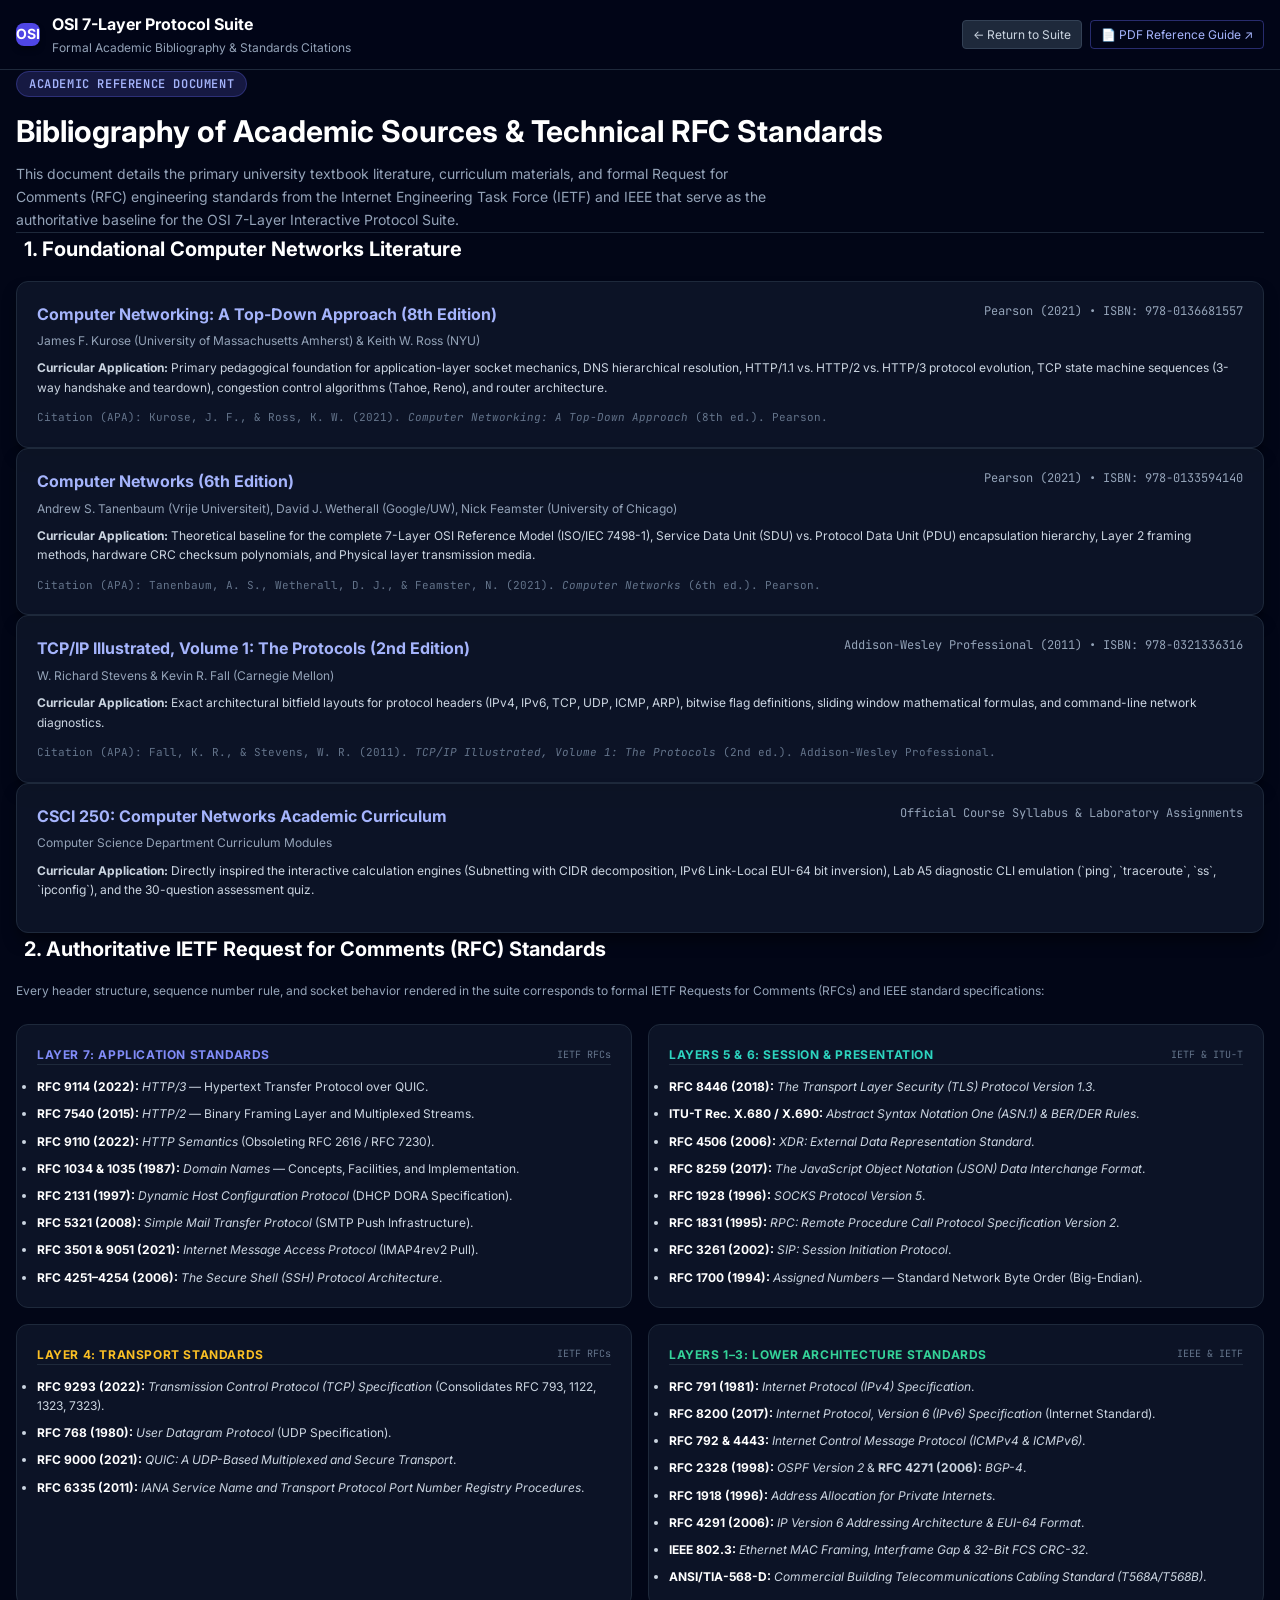
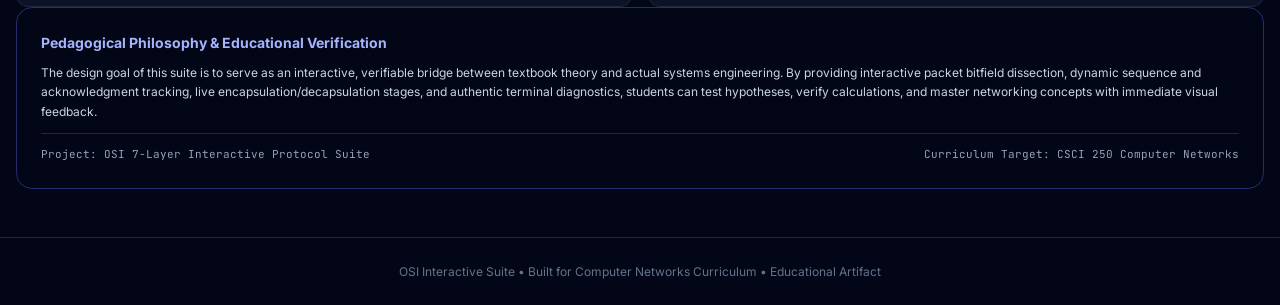
<file: sources.html>
<!DOCTYPE html>
<html lang="en">
<head>
  <meta charset="UTF-8">
  <meta name="viewport" content="width=device-width, initial-scale=1.0">
  <title>Academic Sources & Standards Bibliography — OSI 7-Layer Interactive Suite</title>
  <link rel="stylesheet" href="styles.css">
  <style>
    @media print {
      body { background: #ffffff !important; color: #0f172a !important; }
      .no-print { display: none !important; }
      .source-card { border: 1px solid #cbd5e1 !important; background: #ffffff !important; color: #0f172a !important; break-inside: avoid; }
      a { color: #1e40af !important; text-decoration: underline !important; }
    }
  </style>
</head>
<body class="bg-slate-950 text-slate-100 font-sans min-h-screen">

  <!-- Top App Navigation -->
  <header class="border-b border-slate-800 bg-slate-950/80 sticky top-0 z-50 backdrop-blur no-print">
    <div class="max-w-7xl mx-auto px-4 py-3 flex flex-wrap items-center justify-between gap-4">
      <div class="flex items-center gap-3">
        <div class="w-8 h-8 rounded-lg bg-indigo-600 flex items-center justify-center font-bold text-white shadow-md text-sm">
          OSI
        </div>
        <div>
          <h1 class="text-base font-bold text-white tracking-tight">OSI 7-Layer Protocol Suite</h1>
          <p class="text-xs text-slate-400">Formal Academic Bibliography & Standards Citations</p>
        </div>
      </div>

      <div class="flex items-center gap-2">
        <a href="index.html" class="px-2.5 py-1 rounded bg-slate-800 hover:bg-slate-700 text-slate-300 hover:text-white border border-slate-700 text-xs transition" style="text-decoration:none;">← Return to Suite</a>
        <a href="OSI_Complete_7_Layer_Guide.pdf" target="_blank" rel="noopener noreferrer" class="px-2.5 py-1 rounded bg-indigo-950/80 hover:bg-indigo-900 text-indigo-300 hover:text-white border border-indigo-500/40 text-xs transition" style="text-decoration:none;">📄 PDF Reference Guide ↗</a>
      </div>
    </div>
  </header>

  <main class="max-w-5xl mx-auto px-4 py-10">

    <!-- Page Header -->
    <div class="mb-10 pb-6 border-b border-slate-800">
      <span class="px-3 py-1 rounded-full text-xs font-mono font-semibold bg-indigo-500/20 text-indigo-300 border border-indigo-500/30 uppercase tracking-wider">
        Academic Reference Document
      </span>
      <h2 class="text-3xl font-bold text-white mt-3 mb-2 tracking-tight">
        Bibliography of Academic Sources & Technical RFC Standards
      </h2>
      <p class="text-sm text-slate-400 max-w-3xl leading-relaxed">
        This document details the primary university textbook literature, curriculum materials, and formal Request for Comments (RFC) engineering standards from the Internet Engineering Task Force (IETF) and IEEE that serve as the authoritative baseline for the OSI 7-Layer Interactive Protocol Suite.
      </p>
    </div>

    <!-- Section 1: Canonical Course Textbooks -->
    <section class="mb-12">
      <h3 class="text-xl font-bold text-white mb-4 flex items-center gap-2">
        <span class="w-2.5 h-2.5 rounded-full bg-indigo-500"></span>
        1. Foundational Computer Networks Literature
      </h3>
      <div class="space-y-4">
        
        <div class="source-card bg-slate-900/80 border border-slate-800 rounded-xl p-5 shadow-lg">
          <div class="flex flex-wrap items-baseline justify-between gap-2 mb-1">
            <h4 class="text-base font-bold text-indigo-300">Computer Networking: A Top-Down Approach (8th Edition)</h4>
            <span class="text-xs font-mono text-slate-400">Pearson (2021) • ISBN: 978-0136681557</span>
          </div>
          <p class="text-xs text-slate-400 mb-2 font-medium">James F. Kurose (University of Massachusetts Amherst) & Keith W. Ross (NYU)</p>
          <p class="text-xs text-slate-300 leading-relaxed mb-3">
            <strong>Curricular Application:</strong> Primary pedagogical foundation for application-layer socket mechanics, DNS hierarchical resolution, HTTP/1.1 vs. HTTP/2 vs. HTTP/3 protocol evolution, TCP state machine sequences (3-way handshake and teardown), congestion control algorithms (Tahoe, Reno), and router architecture.
          </p>
          <div class="text-[11px] font-mono text-slate-500">
            Citation (APA): Kurose, J. F., & Ross, K. W. (2021). <em>Computer Networking: A Top-Down Approach</em> (8th ed.). Pearson.
          </div>
        </div>

        <div class="source-card bg-slate-900/80 border border-slate-800 rounded-xl p-5 shadow-lg">
          <div class="flex flex-wrap items-baseline justify-between gap-2 mb-1">
            <h4 class="text-base font-bold text-indigo-300">Computer Networks (6th Edition)</h4>
            <span class="text-xs font-mono text-slate-400">Pearson (2021) • ISBN: 978-0133594140</span>
          </div>
          <p class="text-xs text-slate-400 mb-2 font-medium">Andrew S. Tanenbaum (Vrije Universiteit), David J. Wetherall (Google/UW), Nick Feamster (University of Chicago)</p>
          <p class="text-xs text-slate-300 leading-relaxed mb-3">
            <strong>Curricular Application:</strong> Theoretical baseline for the complete 7-Layer OSI Reference Model (ISO/IEC 7498-1), Service Data Unit (SDU) vs. Protocol Data Unit (PDU) encapsulation hierarchy, Layer 2 framing methods, hardware CRC checksum polynomials, and Physical layer transmission media.
          </p>
          <div class="text-[11px] font-mono text-slate-500">
            Citation (APA): Tanenbaum, A. S., Wetherall, D. J., & Feamster, N. (2021). <em>Computer Networks</em> (6th ed.). Pearson.
          </div>
        </div>

        <div class="source-card bg-slate-900/80 border border-slate-800 rounded-xl p-5 shadow-lg">
          <div class="flex flex-wrap items-baseline justify-between gap-2 mb-1">
            <h4 class="text-base font-bold text-indigo-300">TCP/IP Illustrated, Volume 1: The Protocols (2nd Edition)</h4>
            <span class="text-xs font-mono text-slate-400">Addison-Wesley Professional (2011) • ISBN: 978-0321336316</span>
          </div>
          <p class="text-xs text-slate-400 mb-2 font-medium">W. Richard Stevens & Kevin R. Fall (Carnegie Mellon)</p>
          <p class="text-xs text-slate-300 leading-relaxed mb-3">
            <strong>Curricular Application:</strong> Exact architectural bitfield layouts for protocol headers (IPv4, IPv6, TCP, UDP, ICMP, ARP), bitwise flag definitions, sliding window mathematical formulas, and command-line network diagnostics.
          </p>
          <div class="text-[11px] font-mono text-slate-500">
            Citation (APA): Fall, K. R., & Stevens, W. R. (2011). <em>TCP/IP Illustrated, Volume 1: The Protocols</em> (2nd ed.). Addison-Wesley Professional.
          </div>
        </div>

        <div class="source-card bg-slate-900/80 border border-slate-800 rounded-xl p-5 shadow-lg">
          <div class="flex flex-wrap items-baseline justify-between gap-2 mb-1">
            <h4 class="text-base font-bold text-indigo-300">CSCI 250: Computer Networks Academic Curriculum</h4>
            <span class="text-xs font-mono text-slate-400">Official Course Syllabus & Laboratory Assignments</span>
          </div>
          <p class="text-xs text-slate-400 mb-2 font-medium">Computer Science Department Curriculum Modules</p>
          <p class="text-xs text-slate-300 leading-relaxed mb-3">
            <strong>Curricular Application:</strong> Directly inspired the interactive calculation engines (Subnetting with CIDR decomposition, IPv6 Link-Local EUI-64 bit inversion), Lab A5 diagnostic CLI emulation (`ping`, `traceroute`, `ss`, `ipconfig`), and the 30-question assessment quiz.
          </p>
        </div>

      </div>
    </section>

    <!-- Section 2: Formal RFC Standards -->
    <section class="mb-12">
      <h3 class="text-xl font-bold text-white mb-4 flex items-center gap-2">
        <span class="w-2.5 h-2.5 rounded-full bg-sky-500"></span>
        2. Authoritative IETF Request for Comments (RFC) Standards
      </h3>
      <p class="text-xs text-slate-400 mb-6 leading-relaxed">
        Every header structure, sequence number rule, and socket behavior rendered in the suite corresponds to formal IETF Requests for Comments (RFCs) and IEEE standard specifications:
      </p>

      <div class="grid grid-cols-1 md:grid-cols-2 gap-4 text-xs">
        
        <!-- Application Layer -->
        <div class="source-card bg-slate-900/80 border border-slate-800 rounded-xl p-5">
          <div class="flex items-center justify-between border-b border-slate-800 pb-2 mb-3">
            <span class="font-bold text-indigo-400 uppercase tracking-wider">Layer 7: Application Standards</span>
            <span class="font-mono text-slate-500 text-[10px]">IETF RFCs</span>
          </div>
          <ul class="space-y-2 text-slate-300">
            <li><strong class="text-white">RFC 9114 (2022):</strong> <em>HTTP/3</em> — Hypertext Transfer Protocol over QUIC.</li>
            <li><strong class="text-white">RFC 7540 (2015):</strong> <em>HTTP/2</em> — Binary Framing Layer and Multiplexed Streams.</li>
            <li><strong class="text-white">RFC 9110 (2022):</strong> <em>HTTP Semantics</em> (Obsoleting RFC 2616 / RFC 7230).</li>
            <li><strong class="text-white">RFC 1034 & 1035 (1987):</strong> <em>Domain Names</em> — Concepts, Facilities, and Implementation.</li>
            <li><strong class="text-white">RFC 2131 (1997):</strong> <em>Dynamic Host Configuration Protocol</em> (DHCP DORA Specification).</li>
            <li><strong class="text-white">RFC 5321 (2008):</strong> <em>Simple Mail Transfer Protocol</em> (SMTP Push Infrastructure).</li>
            <li><strong class="text-white">RFC 3501 & 9051 (2021):</strong> <em>Internet Message Access Protocol</em> (IMAP4rev2 Pull).</li>
            <li><strong class="text-white">RFC 4251–4254 (2006):</strong> <em>The Secure Shell (SSH) Protocol Architecture</em>.</li>
          </ul>
        </div>

        <!-- Presentation & Session Layers -->
        <div class="source-card bg-slate-900/80 border border-slate-800 rounded-xl p-5">
          <div class="flex items-center justify-between border-b border-slate-800 pb-2 mb-3">
            <span class="font-bold text-teal-400 uppercase tracking-wider">Layers 5 & 6: Session & Presentation</span>
            <span class="font-mono text-slate-500 text-[10px]">IETF & ITU-T</span>
          </div>
          <ul class="space-y-2 text-slate-300">
            <li><strong class="text-white">RFC 8446 (2018):</strong> <em>The Transport Layer Security (TLS) Protocol Version 1.3</em>.</li>
            <li><strong class="text-white">ITU-T Rec. X.680 / X.690:</strong> <em>Abstract Syntax Notation One (ASN.1) & BER/DER Rules</em>.</li>
            <li><strong class="text-white">RFC 4506 (2006):</strong> <em>XDR: External Data Representation Standard</em>.</li>
            <li><strong class="text-white">RFC 8259 (2017):</strong> <em>The JavaScript Object Notation (JSON) Data Interchange Format</em>.</li>
            <li><strong class="text-white">RFC 1928 (1996):</strong> <em>SOCKS Protocol Version 5</em>.</li>
            <li><strong class="text-white">RFC 1831 (1995):</strong> <em>RPC: Remote Procedure Call Protocol Specification Version 2</em>.</li>
            <li><strong class="text-white">RFC 3261 (2002):</strong> <em>SIP: Session Initiation Protocol</em>.</li>
            <li><strong class="text-white">RFC 1700 (1994):</strong> <em>Assigned Numbers</em> — Standard Network Byte Order (Big-Endian).</li>
          </ul>
        </div>

        <!-- Transport Layer -->
        <div class="source-card bg-slate-900/80 border border-slate-800 rounded-xl p-5">
          <div class="flex items-center justify-between border-b border-slate-800 pb-2 mb-3">
            <span class="font-bold text-amber-400 uppercase tracking-wider">Layer 4: Transport Standards</span>
            <span class="font-mono text-slate-500 text-[10px]">IETF RFCs</span>
          </div>
          <ul class="space-y-2 text-slate-300">
            <li><strong class="text-white">RFC 9293 (2022):</strong> <em>Transmission Control Protocol (TCP) Specification</em> (Consolidates RFC 793, 1122, 1323, 7323).</li>
            <li><strong class="text-white">RFC 768 (1980):</strong> <em>User Datagram Protocol</em> (UDP Specification).</li>
            <li><strong class="text-white">RFC 9000 (2021):</strong> <em>QUIC: A UDP-Based Multiplexed and Secure Transport</em>.</li>
            <li><strong class="text-white">RFC 6335 (2011):</strong> <em>IANA Service Name and Transport Protocol Port Number Registry Procedures</em>.</li>
          </ul>
        </div>

        <!-- Network, Data Link & Physical Layers -->
        <div class="source-card bg-slate-900/80 border border-slate-800 rounded-xl p-5">
          <div class="flex items-center justify-between border-b border-slate-800 pb-2 mb-3">
            <span class="font-bold text-emerald-400 uppercase tracking-wider">Layers 1–3: Lower Architecture Standards</span>
            <span class="font-mono text-slate-500 text-[10px]">IEEE & IETF</span>
          </div>
          <ul class="space-y-2 text-slate-300">
            <li><strong class="text-white">RFC 791 (1981):</strong> <em>Internet Protocol (IPv4) Specification</em>.</li>
            <li><strong class="text-white">RFC 8200 (2017):</strong> <em>Internet Protocol, Version 6 (IPv6) Specification</em> (Internet Standard).</li>
            <li><strong class="text-white">RFC 792 & 4443:</strong> <em>Internet Control Message Protocol (ICMPv4 & ICMPv6)</em>.</li>
            <li><strong class="text-white">RFC 2328 (1998):</strong> <em>OSPF Version 2</em> & <strong>RFC 4271 (2006):</strong> <em>BGP-4</em>.</li>
            <li><strong class="text-white">RFC 1918 (1996):</strong> <em>Address Allocation for Private Internets</em>.</li>
            <li><strong class="text-white">RFC 4291 (2006):</strong> <em>IP Version 6 Addressing Architecture & EUI-64 Format</em>.</li>
            <li><strong class="text-white">IEEE 802.3:</strong> <em>Ethernet MAC Framing, Interframe Gap & 32-Bit FCS CRC-32</em>.</li>
            <li><strong class="text-white">ANSI/TIA-568-D:</strong> <em>Commercial Building Telecommunications Cabling Standard (T568A/T568B)</em>.</li>
          </ul>
        </div>

      </div>
    </section>

    <!-- Section 3: Educational Methodology & Attribution -->
    <section class="bg-indigo-950/30 border border-indigo-500/40 rounded-2xl p-6 text-xs text-slate-300">
      <h3 class="text-sm font-bold text-indigo-300 mb-2">Pedagogical Philosophy & Educational Verification</h3>
      <p class="leading-relaxed mb-3">
        The design goal of this suite is to serve as an interactive, verifiable bridge between textbook theory and actual systems engineering. By providing interactive packet bitfield dissection, dynamic sequence and acknowledgment tracking, live encapsulation/decapsulation stages, and authentic terminal diagnostics, students can test hypotheses, verify calculations, and master networking concepts with immediate visual feedback.
      </p>
      <div class="flex flex-wrap items-center justify-between gap-4 pt-3 border-t border-slate-800 text-slate-400 font-mono text-[11px]">
        <span>Project: OSI 7-Layer Interactive Protocol Suite</span>
        <span>Curriculum Target: CSCI 250 Computer Networks</span>
      </div>
    </section>

  </main>

  <footer class="border-t border-slate-800 py-6 text-center text-xs text-slate-500 mt-12 no-print">
    OSI Interactive Suite • Built for Computer Networks Curriculum • Educational Artifact
  </footer>

</body>
</html>
</file>
<file: styles.css>
/* OSI Interactive Suite - Modern Charcoal & Cyber Dark Theme Stylesheet */
@import url('https://fonts.googleapis.com/css2?family=JetBrains+Mono:wght@400;500;600;700&family=Inter:wght@400;500;600;700&display=swap');

:root {
  --bg-dark: #0a0e17;
  --bg-card: #0f172a;
  --bg-surface: #1e293b;
  --border-subtle: #334155;
  --border-dim: #1e293b;
  --text-primary: #f8fafc;
  --text-secondary: #94a3b8;
  --text-muted: #64748b;

  --l4-color: #f59e0b;
  --l3-color: #38bdf8;
  --l2-color: #34d399;
  --l1-color: #c084fc;
  --brand-indigo: #6366f1;

  --ring-color: #6366f1;
}

/* Universal Reset & Base Elements */
*, *::before, *::after {
  box-sizing: border-box;
  margin: 0;
  padding: 0;
}

body {
  font-family: 'Inter', -apple-system, BlinkMacSystemFont, "Segoe UI", Roboto, "Helvetica Neue", Arial, sans-serif;
  background-color: var(--bg-dark);
  color: var(--text-primary);
  line-height: 1.6;
  min-height: 100vh;
  -webkit-font-smoothing: antialiased;
}

/* Base Form & Interactive Elements Reset */
button {
  background: transparent;
  color: inherit;
  border: none;
  font: inherit;
  cursor: pointer;
  outline: none;
  text-align: inherit;
}

input, select, textarea {
  font: inherit;
  color: inherit;
  outline: none;
}

select {
  appearance: none;
  background-image: url("data:image/svg+xml;charset=UTF-8,%3csvg xmlns='http://www.w3.org/2000/svg' viewBox='0 0 24 24' fill='none' stroke='%2394a3b8' stroke-width='2' stroke-linecap='round' stroke-linejoin='round'%3e%3cpolyline points='6 9 12 15 18 9'%3e%3c/polyline%3e%3c/svg%3e");
  background-repeat: no-repeat;
  background-position: right 0.75rem center;
  background-size: 1em;
  padding-right: 2rem !important;
}

code, kbd, samp, pre {
  font-family: 'JetBrains Mono', ui-monospace, SFMono-Regular, Menlo, Monaco, Consolas, monospace;
}

/* Animations */
@keyframes fadeIn {
  from { opacity: 0; transform: translateY(6px); }
  to { opacity: 1; transform: translateY(0); }
}

.animate-fade-in {
  animation: fadeIn 0.25s cubic-bezier(0.16, 1, 0.3, 1) forwards;
}

/* Flexbox & Grid Utilities */
.flex { display: flex; }
.flex-col { flex-direction: column; }
.flex-wrap { flex-wrap: wrap; }
.items-center { align-items: center; }
.items-start { align-items: flex-start; }
.justify-between { justify-content: space-between; }
.justify-center { justify-content: center; }
.justify-end { justify-content: flex-end; }
.flex-1 { flex: 1; }

.grid { display: grid; }
.grid-cols-1 { grid-template-columns: repeat(1, minmax(0, 1fr)); }
.grid-cols-2 { grid-template-columns: repeat(2, minmax(0, 1fr)); }
.grid-cols-3 { grid-template-columns: repeat(3, minmax(0, 1fr)); }
.grid-cols-4 { grid-template-columns: repeat(4, minmax(0, 1fr)); }

@media (min-width: 768px) {
  .md\:grid-cols-2 { grid-template-columns: repeat(2, minmax(0, 1fr)); }
  .md\:grid-cols-3 { grid-template-columns: repeat(3, minmax(0, 1fr)); }
  .md\:grid-cols-4 { grid-template-columns: repeat(4, minmax(0, 1fr)); }
  .md\:flex-row { flex-direction: row; }
  .md\:col-span-2 { grid-column: span 2 / span 2; }
}

/* Gap */
.gap-1 { gap: 0.25rem; }
.gap-1\.5 { gap: 0.375rem; }
.gap-2 { gap: 0.5rem; }
.gap-2\.5 { gap: 0.625rem; }
.gap-3 { gap: 0.75rem; }
.gap-4 { gap: 1rem; }
.gap-6 { gap: 1.5rem; }
.gap-8 { gap: 2rem; }

/* Spacing: Margin */
.m-0 { margin: 0; }
.mb-0\.5 { margin-bottom: 0.125rem; }
.mb-1 { margin-bottom: 0.25rem; }
.mb-2 { margin-bottom: 0.5rem; }
.mb-3 { margin-bottom: 0.75rem; }
.mb-4 { margin-bottom: 1rem; }
.mb-5 { margin-bottom: 1.25rem; }
.mb-6 { margin-bottom: 1.5rem; }
.mt-0\.5 { margin-top: 0.125rem; }
.mt-1 { margin-top: 0.25rem; }
.mt-2 { margin-top: 0.5rem; }
.mt-3 { margin-top: 0.75rem; }
.mt-4 { margin-top: 1rem; }
.mt-5 { margin-top: 1.25rem; }
.mt-6 { margin-top: 1.5rem; }
.mt-8 { margin-top: 2rem; }
.mt-12 { margin-top: 3rem; }
.mr-2 { margin-right: 0.5rem; }
.mr-3 { margin-right: 0.75rem; }
.mx-auto { margin-left: auto; margin-right: auto; }

/* Spacing: Padding */
.p-1 { padding: 0.25rem; }
.p-1\.5 { padding: 0.375rem; }
.p-2 { padding: 0.5rem; }
.p-2\.5 { padding: 0.625rem; }
.p-3 { padding: 0.75rem; }
.p-3\.5 { padding: 0.875rem; }
.p-4 { padding: 1rem; }
.p-5 { padding: 1.25rem; }
.p-6 { padding: 1.5rem; }
.p-8 { padding: 2rem; }
.px-1\.5 { padding-left: 0.375rem; padding-right: 0.375rem; }
.px-2 { padding-left: 0.5rem; padding-right: 0.5rem; }
.px-2\.5 { padding-left: 0.625rem; padding-right: 0.625rem; }
.px-3 { padding-left: 0.75rem; padding-right: 0.75rem; }
.px-3\.5 { padding-left: 0.875rem; padding-right: 0.875rem; }
.px-4 { padding-left: 1rem; padding-right: 1rem; }
.px-5 { padding-left: 1.25rem; padding-right: 1.25rem; }
.py-0\.5 { padding-top: 0.125rem; padding-bottom: 0.125rem; }
.py-1 { padding-top: 0.25rem; padding-bottom: 0.25rem; }
.py-1\.5 { padding-top: 0.375rem; padding-bottom: 0.375rem; }
.py-2 { padding-top: 0.5rem; padding-bottom: 0.5rem; }
.py-2\.5 { padding-top: 0.625rem; padding-bottom: 0.625rem; }
.py-3 { padding-top: 0.75rem; padding-bottom: 0.75rem; }
.py-6 { padding-top: 1.5rem; padding-bottom: 1.5rem; }
.py-8 { padding-top: 2rem; padding-bottom: 2rem; }
.pb-3 { padding-bottom: 0.75rem; }
.pb-4 { padding-bottom: 1rem; }
.pt-2 { padding-top: 0.5rem; }
.pt-3 { padding-top: 0.75rem; }
.pt-4 { padding-top: 1rem; }

/* Space-y helpers */
.space-y-1 > * + * { margin-top: 0.25rem; }
.space-y-1\.5 > * + * { margin-top: 0.375rem; }
.space-y-2 > * + * { margin-top: 0.5rem; }
.space-y-3 > * + * { margin-top: 0.75rem; }

/* Dimensions */
.w-full { width: 100%; }
.max-w-xl { max-width: 36rem; }
.max-w-2xl { max-width: 42rem; }
.max-w-3xl { max-width: 48rem; }
.max-w-4xl { max-width: 56rem; }
.max-w-6xl { max-width: 72rem; }
.max-w-7xl { max-width: 80rem; }
.col-span-2 { grid-column: span 2 / span 2; }

/* Display & Visibility */
.block { display: block; }
.inline-block { display: inline-block; }
.hidden { display: none !important; }
.overflow-x-auto { overflow-x: auto; }
.overflow-hidden { overflow: hidden; }
.truncate { overflow: hidden; text-overflow: ellipsis; white-space: nowrap; }
.break-all { word-break: break-all; }
.cursor-pointer { cursor: pointer; }

/* Border Radius */
.rounded { border-radius: 0.25rem; }
.rounded-md { border-radius: 0.375rem; }
.rounded-lg { border-radius: 0.5rem; }
.rounded-xl { border-radius: 0.75rem; }
.rounded-2xl { border-radius: 1rem; }
.rounded-full { border-radius: 9999px; }

/* Border Base */
.border { border-width: 1px; border-style: solid; }
.border-2 { border-width: 2px; border-style: solid; }
.border-b { border-bottom-width: 1px; border-bottom-style: solid; }
.border-t { border-top-width: 1px; border-top-style: solid; }
.border-collapse { border-collapse: collapse; }

/* Border Colors */
.border-transparent { border-color: transparent; }
.border-slate-700 { border-color: #334155; }
.border-slate-800 { border-color: #1e293b; }
.border-indigo-500 { border-color: #6366f1; }
.border-emerald-400 { border-color: #34d399; }
.border-emerald-500 { border-color: #10b981; }
.border-rose-500 { border-color: #f43f5e; }
.border-purple-500 { border-color: #a855f7; }
.border-sky-500 { border-color: #0ea5e9; }
.border-amber-500 { border-color: #f59e0b; }
.border-teal-400 { border-color: #2dd4bf; }
.border-teal-500 { border-color: #14b8a6; }

/* Border Opacity Variants */
.border-purple-500\/20 { border-color: rgba(168, 85, 247, 0.2); }
.border-purple-500\/30 { border-color: rgba(168, 85, 247, 0.3); }
.border-purple-500\/40 { border-color: rgba(168, 85, 247, 0.4); }
.border-emerald-500\/20 { border-color: rgba(16, 185, 129, 0.2); }
.border-emerald-500\/30 { border-color: rgba(16, 185, 129, 0.3); }
.border-emerald-500\/40 { border-color: rgba(16, 185, 129, 0.4); }
.border-emerald-500\/70 { border-color: rgba(16, 185, 129, 0.7); }
.border-sky-500\/20 { border-color: rgba(14, 165, 233, 0.2); }
.border-sky-500\/30 { border-color: rgba(14, 165, 233, 0.3); }
.border-sky-500\/40 { border-color: rgba(14, 165, 233, 0.4); }
.border-amber-500\/20 { border-color: rgba(245, 158, 11, 0.2); }
.border-amber-500\/30 { border-color: rgba(245, 158, 11, 0.3); }
.border-amber-500\/40 { border-color: rgba(245, 158, 11, 0.4); }
.border-indigo-500\/20 { border-color: rgba(99, 102, 241, 0.2); }
.border-indigo-500\/30 { border-color: rgba(99, 102, 241, 0.3); }
.border-indigo-500\/40 { border-color: rgba(99, 102, 241, 0.4); }
.border-rose-500\/20 { border-color: rgba(244, 63, 94, 0.2); }
.border-rose-500\/30 { border-color: rgba(244, 63, 94, 0.3); }
.border-rose-500\/40 { border-color: rgba(244, 63, 94, 0.4); }
.border-teal-500\/20 { border-color: rgba(20, 184, 166, 0.2); }
.border-teal-500\/30 { border-color: rgba(20, 184, 166, 0.3); }
.border-teal-500\/40 { border-color: rgba(20, 184, 166, 0.4); }
.border-red-500\/40 { border-color: rgba(239, 68, 68, 0.4); }

/* Background Colors */
.bg-slate-800 { background-color: #1e293b; }
.bg-slate-900 { background-color: #0f172a; }
.bg-slate-950 { background-color: #020617; }
.bg-indigo-600 { background-color: #4f46e5; }
.bg-indigo-500 { background-color: #6366f1; }
.bg-sky-600 { background-color: #0284c7; }
.bg-emerald-600 { background-color: #059669; }
.bg-emerald-950 { background-color: #022c22; }
.bg-rose-950 { background-color: #4c0519; }
.bg-amber-950 { background-color: #451a03; }
.bg-sky-950 { background-color: #082f49; }
.bg-purple-950 { background-color: #3b0764; }
.bg-black { background-color: #000000; }

/* Background Opacity Variants */
.bg-slate-900\/60 { background-color: rgba(15, 23, 42, 0.6); }
.bg-slate-900\/80 { background-color: rgba(15, 23, 42, 0.8); }
.bg-slate-900\/90 { background-color: rgba(15, 23, 42, 0.9); }
.bg-slate-800\/60 { background-color: rgba(30, 41, 59, 0.6); }
.bg-slate-800\/80 { background-color: rgba(30, 41, 59, 0.8); }
.bg-slate-950\/40 { background-color: rgba(2, 6, 23, 0.4); }
.bg-slate-950\/60 { background-color: rgba(2, 6, 23, 0.6); }
.bg-slate-950\/70 { background-color: rgba(2, 6, 23, 0.7); }
.bg-slate-950\/80 { background-color: rgba(2, 6, 23, 0.8); }

.bg-purple-950\/20 { background-color: rgba(59, 7, 100, 0.2); }
.bg-purple-950\/40 { background-color: rgba(59, 7, 100, 0.4); }
.bg-purple-500\/10 { background-color: rgba(168, 85, 247, 0.1); }
.bg-purple-500\/20 { background-color: rgba(168, 85, 247, 0.2); }

.bg-emerald-950\/20 { background-color: rgba(2, 44, 34, 0.2); }
.bg-emerald-950\/30 { background-color: rgba(2, 44, 34, 0.3); }
.bg-emerald-950\/40 { background-color: rgba(2, 44, 34, 0.4); }
.bg-emerald-950\/50 { background-color: rgba(2, 44, 34, 0.5); }
.bg-emerald-950\/80 { background-color: rgba(2, 44, 34, 0.8); }
.bg-emerald-500\/10 { background-color: rgba(16, 185, 129, 0.1); }
.bg-emerald-500\/20 { background-color: rgba(16, 185, 129, 0.2); }

.bg-sky-950\/20 { background-color: rgba(8, 47, 73, 0.2); }
.bg-sky-950\/40 { background-color: rgba(8, 47, 73, 0.4); }
.bg-sky-500\/10 { background-color: rgba(14, 165, 233, 0.1); }
.bg-sky-500\/20 { background-color: rgba(14, 165, 233, 0.2); }

.bg-amber-950\/20 { background-color: rgba(69, 26, 3, 0.2); }
.bg-amber-950\/40 { background-color: rgba(69, 26, 3, 0.4); }
.bg-amber-500\/10 { background-color: rgba(245, 158, 11, 0.1); }
.bg-rose-950\/20 { background-color: rgba(76, 5, 25, 0.2); }
.bg-rose-950\/40 { background-color: rgba(76, 5, 25, 0.4); }
.bg-rose-950\/50 { background-color: rgba(76, 5, 25, 0.5); }
.bg-rose-500\/10 { background-color: rgba(244, 63, 94, 0.1); }
.bg-rose-500\/20 { background-color: rgba(244, 63, 94, 0.2); }
.bg-teal-950\/20 { background-color: rgba(4, 47, 46, 0.2); }
.bg-teal-950\/40 { background-color: rgba(4, 47, 46, 0.4); }
.bg-teal-500\/10 { background-color: rgba(20, 184, 166, 0.1); }
.bg-teal-500\/20 { background-color: rgba(20, 184, 166, 0.2); }
.bg-red-950\/60 { background-color: rgba(69, 10, 10, 0.6); }

.bg-indigo-950\/20 { background-color: rgba(30, 27, 75, 0.2); }
.bg-indigo-950\/40 { background-color: rgba(30, 27, 75, 0.4); }
.bg-indigo-500\/10 { background-color: rgba(99, 102, 241, 0.1); }
.bg-indigo-500\/20 { background-color: rgba(99, 102, 241, 0.2); }

/* Typography */
.font-mono { font-family: 'JetBrains Mono', ui-monospace, SFMono-Regular, Menlo, Monaco, Consolas, monospace; }
.font-sans { font-family: 'Inter', -apple-system, BlinkMacSystemFont, "Segoe UI", Roboto, sans-serif; }
.font-semibold { font-weight: 600; }
.font-bold { font-weight: 700; }

.text-\[10px\] { font-size: 10px; }
.text-\[11px\] { font-size: 11px; }
.text-xs { font-size: 0.75rem; }
.text-sm { font-size: 0.875rem; }
.text-base { font-size: 1rem; }
.text-lg { font-size: 1.125rem; }
.text-xl { font-size: 1.25rem; }
.text-2xl { font-size: 1.5rem; }
.text-3xl { font-size: 1.875rem; }
.text-4xl { font-size: 2.25rem; }

.text-left { text-align: left; }
.text-center { text-align: center; }
.text-right { text-align: right; }

.uppercase { text-transform: uppercase; }
.tracking-wider { letter-spacing: 0.05em; }
.tracking-widest { letter-spacing: 0.1em; }
.leading-tight { line-height: 1.25; }
.leading-relaxed { line-height: 1.625; }

/* Text Colors */
.text-white { color: #ffffff; }
.text-slate-200 { color: #e2e8f0; }
.text-slate-300 { color: #cbd5e1; }
.text-slate-400 { color: #94a3b8; }
.text-slate-500 { color: #64748b; }
.text-indigo-300 { color: #a5b4fc; }
.text-indigo-400 { color: #818cf8; }
.text-emerald-200 { color: #a7f3d0; }
.text-emerald-300 { color: #6ee7b7; }
.text-emerald-400 { color: #34d399; }
.text-sky-200 { color: #bae6fd; }
.text-sky-300 { color: #7dd3fc; }
.text-sky-400 { color: #38bdf8; }
.text-amber-200 { color: #fde68a; }
.text-amber-300 { color: #fcd34d; }
.text-amber-400 { color: #fbbf24; }
.text-rose-200 { color: #fecdd3; }
.text-rose-300 { color: #fda4af; }
.text-rose-400 { color: #fb7185; }
.text-purple-200 { color: #e9d5ff; }
.text-purple-300 { color: #d8b4fe; }
.text-purple-400 { color: #c084fc; }
.text-teal-300 { color: #5eead4; }
.text-teal-400 { color: #2dd4bf; }
.text-red-300 { color: #fca5a5; }
.text-red-400 { color: #f87171; }

/* Hover utilities */
.hover\:text-white:hover { color: #ffffff !important; }
.hover\:text-slate-200:hover { color: #e2e8f0 !important; }
.hover\:bg-slate-700:hover { background-color: #334155 !important; }
.hover\:bg-slate-700\/80:hover { background-color: rgba(51, 65, 85, 0.8) !important; }
.hover\:bg-slate-800\/60:hover { background-color: rgba(30, 41, 59, 0.6) !important; }
.hover\:bg-indigo-500:hover { background-color: #6366f1 !important; }
.hover\:bg-sky-500:hover { background-color: #0ea5e9 !important; }
.hover\:bg-emerald-500:hover { background-color: #10b981 !important; }
.hover\:border-indigo-500:hover { border-color: #6366f1 !important; }
.hover\:border-indigo-400:hover { border-color: #818cf8 !important; }
.hover\:border-emerald-300:hover { border-color: #6ee7b7 !important; }

/* Focus utilities */
.focus\:border-indigo-500:focus { border-color: #6366f1 !important; }
.focus\:border-sky-500:focus { border-color: #0ea5e9 !important; }
.focus\:border-emerald-500:focus { border-color: #10b981 !important; }

/* Box Shadows & Rings */
.shadow-md { box-shadow: 0 4px 6px -1px rgba(0, 0, 0, 0.4); }
.shadow-lg { box-shadow: 0 10px 15px -3px rgba(0, 0, 0, 0.5); }
.shadow-xl { box-shadow: 0 20px 25px -5px rgba(0, 0, 0, 0.6); }
.shadow-2xl { box-shadow: 0 25px 50px -12px rgba(0, 0, 0, 0.8); }

.ring-2 { box-shadow: 0 0 0 2px var(--ring-color, #6366f1) !important; }
.ring-indigo-500 { --ring-color: #6366f1; }
.ring-emerald-500\/30 { --ring-color: rgba(16, 185, 129, 0.4); }

.transition { transition: all 0.2s cubic-bezier(0.16, 1, 0.3, 1); }
.duration-150 { transition-duration: 150ms; }

/* Dedicated Component Styles */

/* 1. Header Navigation Pills */
.nav-tab-btn {
  display: inline-flex;
  align-items: center;
  justify-content: center;
  padding: 0.375rem 0.75rem;
  border-radius: 0.5rem;
  font-size: 0.75rem;
  font-weight: 500;
  color: #94a3b8;
  border: 1px solid transparent;
  background-color: transparent;
  transition: all 0.15s ease;
  white-space: nowrap;
}

.nav-tab-btn:hover {
  color: #f1f5f9;
  background-color: rgba(30, 41, 59, 0.6);
}

.nav-tab-btn.active {
  color: #818cf8;
  background-color: rgba(30, 41, 59, 0.9);
  border-color: #6366f1;
}

/* 2. Layer Explorer Pills */
.layer-pill {
  padding: 0.5rem 1rem;
  border-radius: 0.75rem;
  font-size: 0.875rem;
  font-weight: 600;
  transition: all 0.2s ease;
  border: 1px solid #334155;
  background-color: rgba(15, 23, 42, 0.7);
  color: #94a3b8;
  cursor: pointer;
}

.layer-pill:hover {
  color: #ffffff;
  border-color: #64748b;
  background-color: rgba(30, 41, 59, 0.8);
}

/* 3. Protocol Selector Buttons */
.proto-btn {
  padding: 0.5rem 1rem;
  border-radius: 0.75rem;
  font-size: 0.875rem;
  font-weight: 600;
  transition: all 0.2s ease;
  border: 1px solid #334155;
  background-color: rgba(15, 23, 42, 0.7);
  color: #94a3b8;
  cursor: pointer;
}

.proto-btn:hover {
  color: #ffffff;
  border-color: #6366f1;
  background-color: rgba(30, 41, 59, 0.8);
}

/* 4. Quiz Option Buttons */
.quiz-option-btn {
  width: 100%;
  text-align: left;
  padding: 0.875rem;
  border-radius: 0.75rem;
  border: 1px solid #1e293b;
  background-color: rgba(2, 6, 23, 0.7);
  color: #cbd5e1;
  font-size: 0.75rem;
  font-family: 'JetBrains Mono', monospace;
  transition: all 0.2s ease;
  display: flex;
  align-items: center;
  justify-content: space-between;
  cursor: pointer;
}

.quiz-option-btn:hover {
  border-color: #6366f1;
  background-color: rgba(30, 41, 59, 0.6);
  color: #ffffff;
}

/* 5. Header Bitfield Cards */
.header-field-card {
  transition: all 0.15s ease;
  background-color: rgba(30, 41, 59, 0.8);
}
.header-field-card:hover {
  transform: translateY(-1px);
}

/* Interactive Terminal Styling */
.terminal-window {
  background-color: #050811;
  border: 1px solid #1e293b;
  border-radius: 0.75rem;
  box-shadow: 0 20px 25px -5px rgba(0, 0, 0, 0.7), 0 8px 10px -6px rgba(0, 0, 0, 0.7);
  overflow: hidden;
}

.terminal-header {
  background: #0f172a;
  border-bottom: 1px solid #1e293b;
  padding: 0.5rem 1rem;
  display: flex;
  align-items: center;
  justify-content: space-between;
}

.terminal-dots {
  display: flex;
  gap: 0.375rem;
}

.dot {
  width: 0.75rem;
  height: 0.75rem;
  border-radius: 9999px;
}
.dot-red { background: #ef4444; }
.dot-yellow { background: #f59e0b; }
.dot-green { background: #10b981; }

.terminal-body {
  height: 380px;
  overflow-y: auto;
  padding: 1rem;
  font-family: 'JetBrains Mono', ui-monospace, SFMono-Regular, Menlo, Monaco, Consolas, monospace;
}

.terminal-input-row {
  display: flex;
  align-items: center;
  background: #090d1a;
  border-top: 1px solid #1e293b;
  padding: 0.5rem 1rem;
}

.terminal-input-row input {
  flex: 1;
  background: transparent;
  border: none;
  outline: none;
  color: #fff;
  font-family: 'JetBrains Mono', ui-monospace, SFMono-Regular, Menlo, Monaco, Consolas, monospace;
  font-size: 0.75rem;
  margin-left: 0.5rem;
}

/* Full Frame Visualizer Styles */
.frame-segment-block {
  min-width: 95px;
  cursor: pointer;
  user-select: none;
  transition: all 0.2s cubic-bezier(0.4, 0, 0.2, 1);
}

.frame-segment-block:hover {
  transform: translateY(-2px);
  filter: brightness(1.1);
}

.frame-segment-block.ring-2 {
  --ring-color: #818cf8;
  box-shadow: 0 0 0 2px var(--ring-color), 0 10px 25px -5px rgba(99, 102, 241, 0.3) !important;
  transform: translateY(-2px);
}

.frame-wire-container {
  display: flex;
  overflow-x: auto;
  gap: 0.5rem;
  padding-bottom: 0.5rem;
  scrollbar-width: thin;
  scrollbar-color: #334155 #0f172a;
}

.frame-wire-container::-webkit-scrollbar {
  height: 6px;
}

.frame-wire-container::-webkit-scrollbar-track {
  background: #0f172a;
  border-radius: 9999px;
}

.frame-wire-container::-webkit-scrollbar-thumb {
  background: #334155;
  border-radius: 9999px;
}

@media (min-width: 1024px) {
  .lg\:grid-cols-3 {
    grid-template-columns: repeat(3, minmax(0, 1fr));
  }
}
</file>
